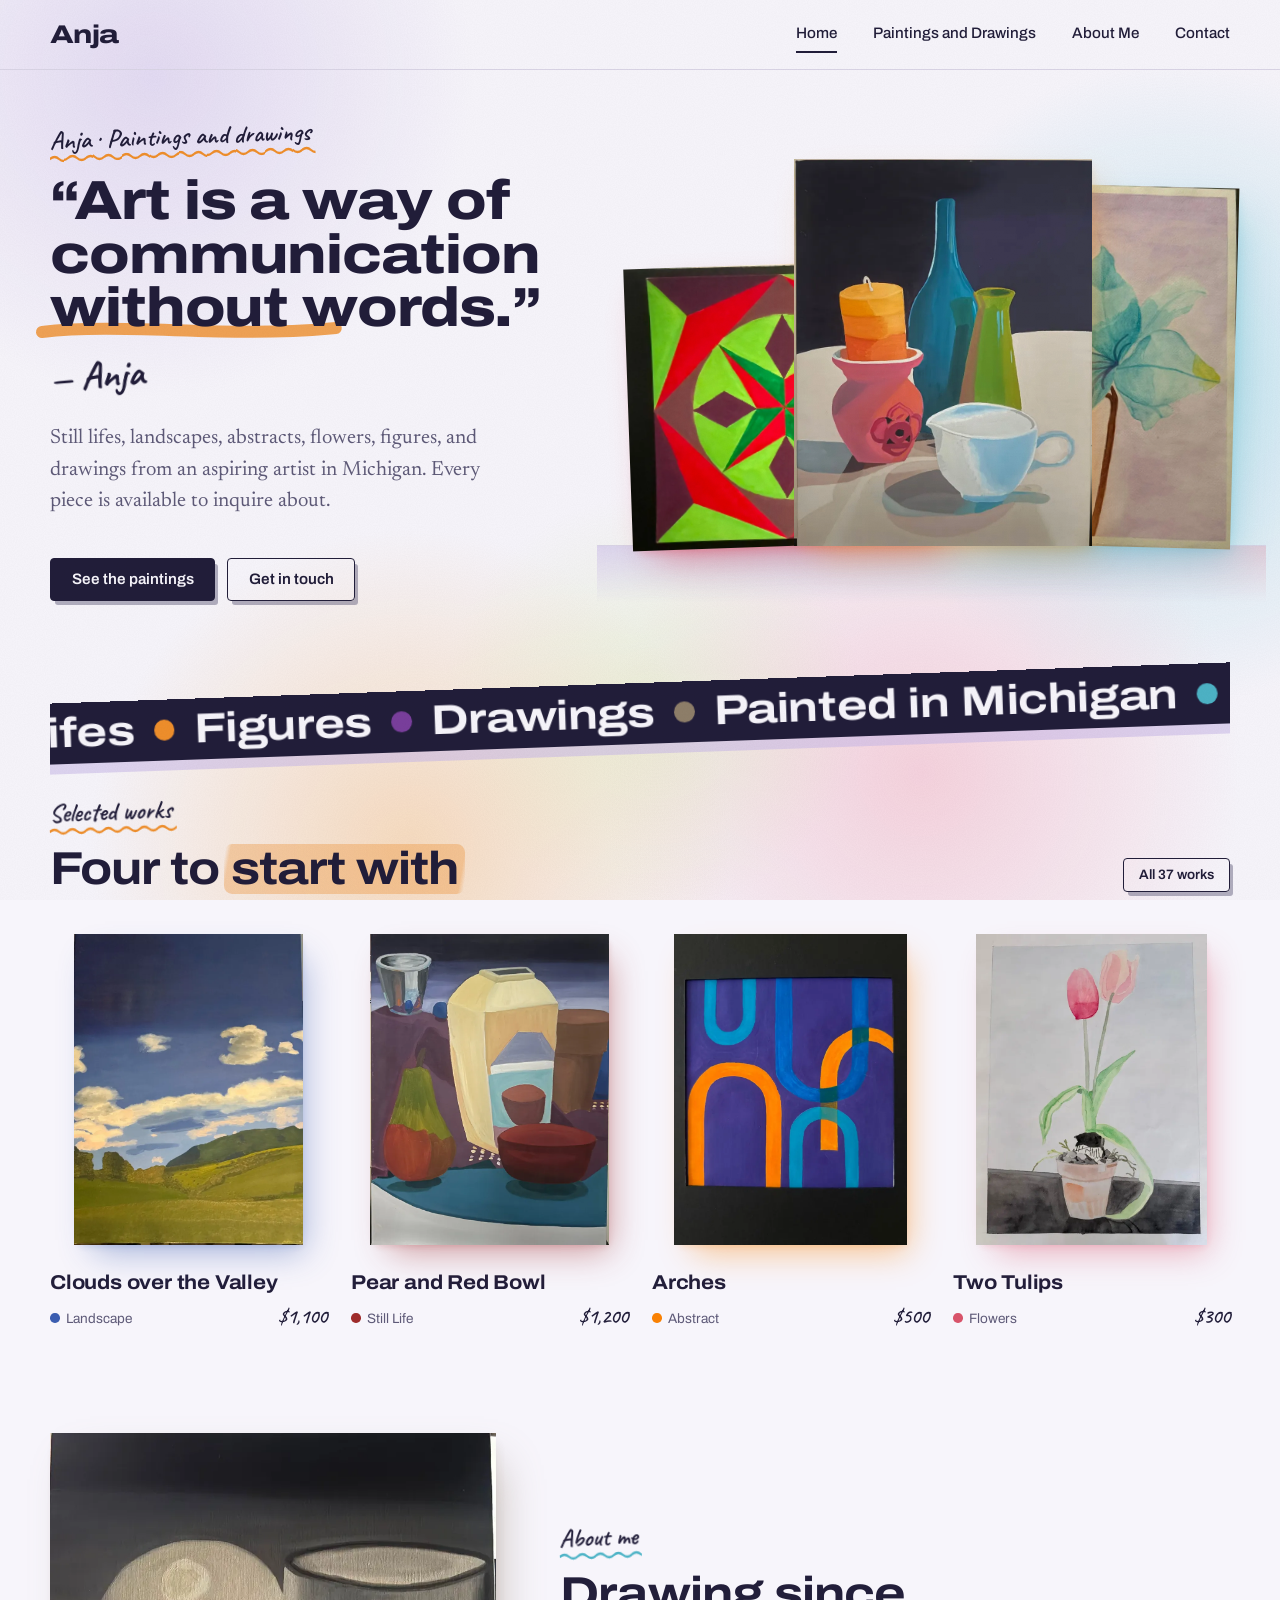
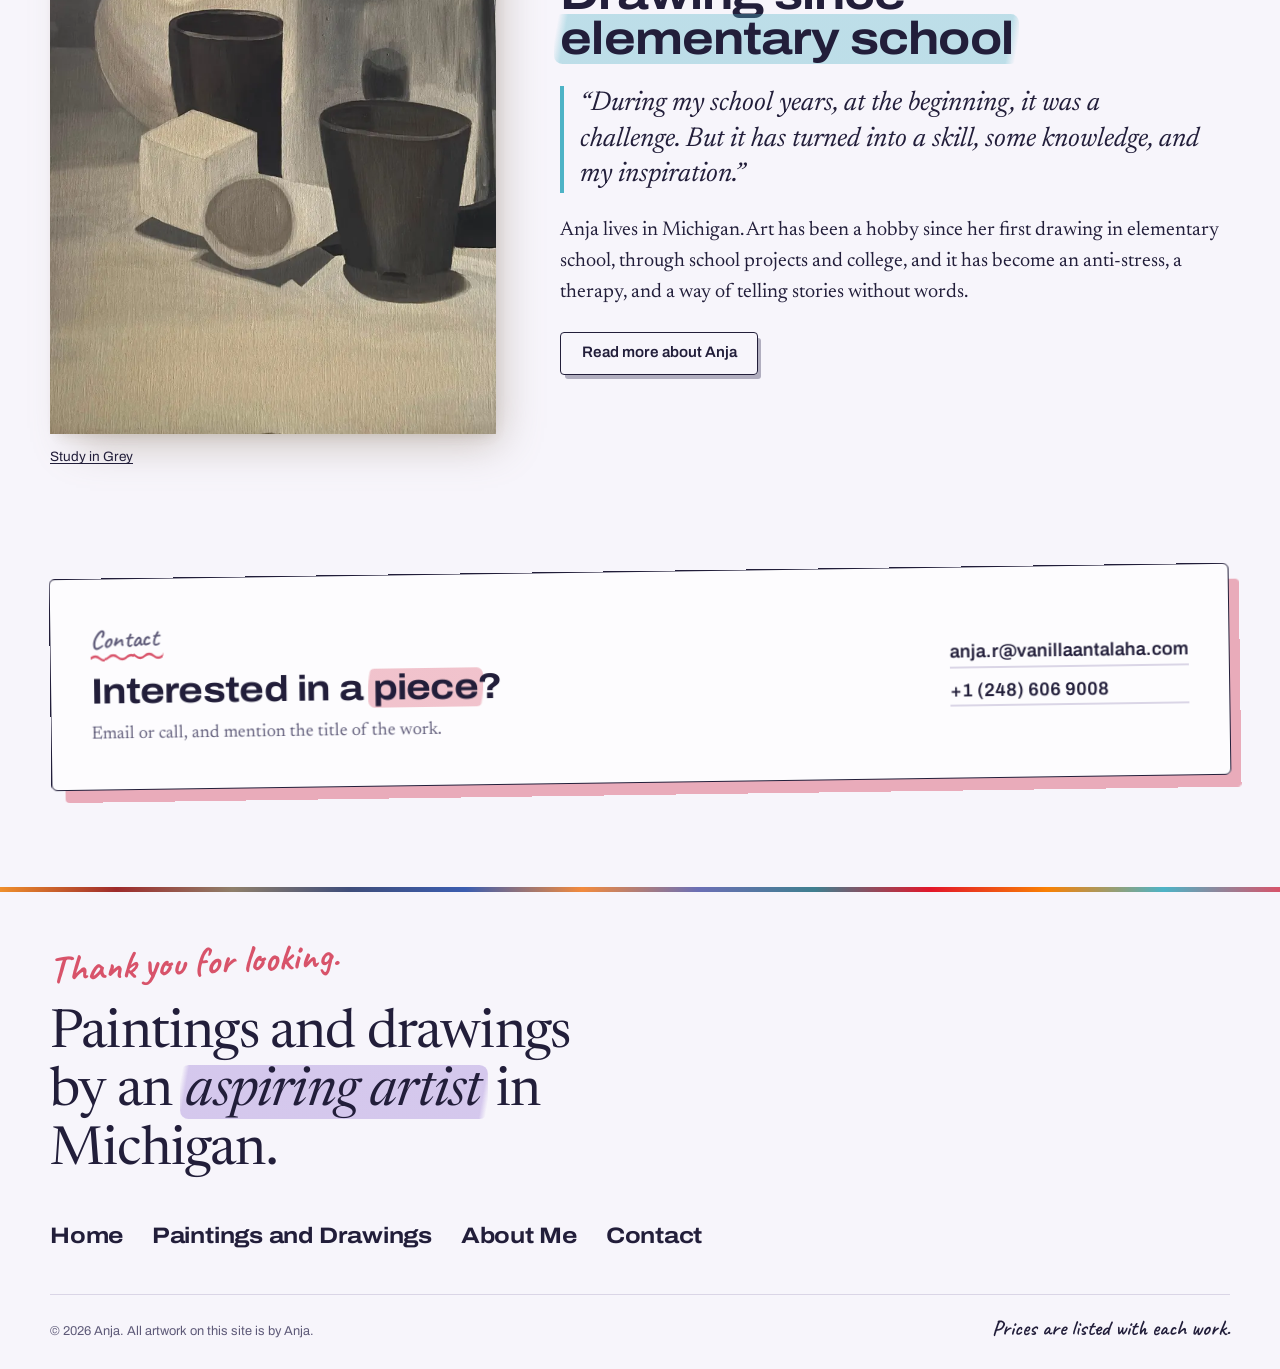
<file: index.html>
<!DOCTYPE html>
<html lang="en">
<head>
  <meta charset="utf-8">
  <meta name="viewport" content="width=device-width, initial-scale=1">
  <title>Anja | Paintings and Drawings</title>
  <meta name="description" content="Still lifes, landscapes, abstracts, flowers, figures, and drawings by Anja, an aspiring artist in Michigan. Browse the paintings and ask about a piece.">
  <meta property="og:type" content="website">
  <meta property="og:title" content="Anja | Paintings and Drawings">
  <meta property="og:description" content="Still lifes, landscapes, abstracts, flowers, figures, and drawings by Anja, an aspiring artist in Michigan.">
  <meta property="og:image" content="images/og.jpg">
  <meta name="twitter:card" content="summary_large_image">
  <link rel="icon" href="favicon.svg" type="image/svg+xml">
  <link rel="preconnect" href="https://fonts.googleapis.com">
  <link rel="preconnect" href="https://fonts.gstatic.com" crossorigin>
  <link href="https://fonts.googleapis.com/css2?family=Archivo:ital,wdth,wght@0,100..125,400..800&amp;family=Newsreader:ital,opsz,wght@0,6..72,300..600;1,6..72,300..600&amp;family=Caveat:wght@500..700&amp;display=swap" rel="stylesheet">
  <link rel="stylesheet" href="css/styles.css">
  <script>document.documentElement.classList.add('js')</script>
  <script src="js/main.js" defer></script>
</head>
<body>
  <a class="skip-link" href="#main">Skip to content</a>

  <div class="washes" aria-hidden="true">
    <span class="wash wash--1"></span>
    <span class="wash wash--2"></span>
    <span class="wash wash--3"></span>
    <span class="wash wash--4"></span>
    <span class="wash wash--5"></span>
  </div>

  <header class="site-header">
    <div class="wrap">
      <a class="wordmark" href="index.html">Anja</a>
      <button class="nav-toggle" type="button" aria-expanded="false" aria-controls="site-nav">
        <span class="nav-toggle-bars" aria-hidden="true"></span>
        <span class="nav-toggle-label">Menu</span>
      </button>
      <nav class="site-nav" id="site-nav" aria-label="Main">
        <ul role="list">
          <li><a href="index.html" aria-current="page">Home</a></li>
          <li><a href="paintings.html">Paintings and Drawings</a></li>
          <li><a href="about.html">About Me</a></li>
          <li><a href="contact.html">Contact</a></li>
        </ul>
      </nav>
    </div>
  </header>

  <main id="main">
    <div class="wrap">

      <section class="hero" aria-labelledby="hero-title">
        <div class="hero-text">
          <p class="eyebrow">Anja · Paintings and drawings</p>
          <h1 id="hero-title">“Art is a way of communication <span class="stroke">without words.”<svg class="stroke-svg" viewBox="0 0 300 24" preserveAspectRatio="none" aria-hidden="true"><path pathLength="100" d="M4 15 C 50 4, 110 22, 170 11 S 262 5, 296 15"/></svg></span></h1>
          <p class="hero-attrib">— Anja</p>
          <p class="hero-sub lede">Still lifes, landscapes, abstracts, flowers, figures, and drawings from an aspiring artist in Michigan. Every piece is available to inquire about.</p>
          <div class="hero-actions">
            <a class="btn" href="paintings.html">See the paintings</a>
            <a class="btn btn--ghost" href="contact.html">Get in touch</a>
          </div>
        </div>

        <div class="shelf" role="group" aria-label="Three of Anja's paintings standing on a table">
          <a class="shelf-item" href="paintings.html#quilt-star" style="--x:0%;--w:52%;--z:1;--rot:-2deg;--delay:0ms;--accent:#e3162a">
            <img src="images/artworks/quilt-star-thumb.webp" width="1000" height="909" alt="Quilt Star: an eight-pointed star in rings of lime, scarlet, and plum" fetchpriority="high">
          </a>
          <a class="shelf-item" href="paintings.html#evening-table" style="--x:27%;--w:50%;--z:3;--rot:0deg;--delay:90ms;--accent:#ef8f2c">
            <img src="images/artworks/evening-table-thumb.webp" width="772" height="1000" alt="Evening Table: a candle in a pink pot beside a tall blue bottle, a green vase, and a white creamer" fetchpriority="high">
          </a>
          <a class="shelf-item" href="paintings.html#blue-lily" style="--x:56%;--w:44%;--z:2;--rot:1.5deg;--delay:180ms;--accent:#4db3c6">
            <img src="images/artworks/blue-lily-thumb.webp" width="728" height="1000" alt="Blue Lily: a turquoise lily in translucent watercolor on a pale lavender ground" fetchpriority="high">
          </a>
        </div>
      </section>

      <div class="ribbon-wrap" aria-hidden="true">
        <div class="ribbon">
          <div class="ribbon-track">
            <span>Still lifes <i style="--dot:#ef8f2c"></i></span><span>Figures <i style="--dot:#7a3f9d"></i></span><span>Drawings <i style="--dot:#8f7f6a"></i></span><span>Painted in Michigan <i style="--dot:#4db3c6"></i></span><span>Available to buy <i style="--dot:#f98104"></i></span>
            <span>Still lifes <i style="--dot:#ef8f2c"></i></span><span>Figures <i style="--dot:#7a3f9d"></i></span><span>Drawings <i style="--dot:#8f7f6a"></i></span><span>Painted in Michigan <i style="--dot:#4db3c6"></i></span><span>Available to buy <i style="--dot:#f98104"></i></span>
            <span>Still lifes <i style="--dot:#ef8f2c"></i></span><span>Figures <i style="--dot:#7a3f9d"></i></span><span>Drawings <i style="--dot:#8f7f6a"></i></span><span>Painted in Michigan <i style="--dot:#4db3c6"></i></span><span>Available to buy <i style="--dot:#f98104"></i></span>
            <span>Still lifes <i style="--dot:#ef8f2c"></i></span><span>Figures <i style="--dot:#7a3f9d"></i></span><span>Drawings <i style="--dot:#8f7f6a"></i></span><span>Painted in Michigan <i style="--dot:#4db3c6"></i></span><span>Available to buy <i style="--dot:#f98104"></i></span>
          </div>
        </div>
      </div>

      <section class="section" aria-labelledby="selected-title">
        <div class="section-head reveal">
          <div>
            <p class="eyebrow">Selected works</p>
            <h2 id="selected-title">Four to <span class="mark" style="--accent:#ef8f2c">start with</span></h2>
          </div>
          <a class="btn btn--ghost btn--small" href="paintings.html">All 37 works</a>
        </div>

        <div class="works works--featured">
          <article class="work reveal" style="--accent:#3b5db0">
            <a class="work-link" href="paintings.html#clouds-over-the-valley">
              <div class="work-frame">
                <img src="images/artworks/clouds-over-the-valley-thumb.webp" srcset="images/artworks/clouds-over-the-valley-thumb.webp 736w, images/artworks/clouds-over-the-valley.jpg 1178w" sizes="(min-width: 900px) 280px, 45vw" width="736" height="1000" alt="Clouds over the Valley: thick white clouds in a deep blue sky above green hills" loading="lazy" decoding="async">
              </div>
              <h3 class="work-title">Clouds over the Valley</h3>
            </a>
            <p class="work-meta"><span><i class="work-swatch" aria-hidden="true"></i>Landscape</span><span class="work-price">$1,100</span></p>
          </article>

          <article class="work reveal" style="--accent:#9e2b2b">
            <a class="work-link" href="paintings.html#pear-and-red-bowl">
              <div class="work-frame">
                <img src="images/artworks/pear-and-red-bowl-thumb.webp" srcset="images/artworks/pear-and-red-bowl-thumb.webp 769w, images/artworks/pear-and-red-bowl.jpg 1230w" sizes="(min-width: 900px) 280px, 45vw" width="769" height="1000" alt="Pear and Red Bowl: a green and red pear, a tall cream vessel, a terracotta pot, and a deep red bowl on a purple cloth" loading="lazy" decoding="async">
              </div>
              <h3 class="work-title">Pear and Red Bowl</h3>
            </a>
            <p class="work-meta"><span><i class="work-swatch" aria-hidden="true"></i>Still Life</span><span class="work-price">$1,200</span></p>
          </article>

          <article class="work reveal" style="--accent:#f98104">
            <a class="work-link" href="paintings.html#arches">
              <div class="work-frame">
                <img src="images/artworks/arches-thumb.webp" srcset="images/artworks/arches-thumb.webp 750w, images/artworks/arches.jpg 1200w" sizes="(min-width: 900px) 280px, 45vw" width="750" height="1000" alt="Arches: orange and blue arches looping over a violet ground" loading="lazy" decoding="async">
              </div>
              <h3 class="work-title">Arches</h3>
            </a>
            <p class="work-meta"><span><i class="work-swatch" aria-hidden="true"></i>Abstract</span><span class="work-price">$500</span></p>
          </article>

          <article class="work reveal" style="--accent:#d8536a">
            <a class="work-link" href="paintings.html#two-tulips">
              <div class="work-frame">
                <img src="images/artworks/two-tulips-thumb.webp" srcset="images/artworks/two-tulips-thumb.webp 744w, images/artworks/two-tulips.jpg 1191w" sizes="(min-width: 900px) 280px, 45vw" width="744" height="1000" alt="Two Tulips: a crimson and a blush-pink tulip in a terracotta pot on a dark table" loading="lazy" decoding="async">
              </div>
              <h3 class="work-title">Two Tulips</h3>
            </a>
            <p class="work-meta"><span><i class="work-swatch" aria-hidden="true"></i>Flowers</span><span class="work-price">$300</span></p>
          </article>
        </div>
      </section>

      <section class="section teaser" aria-labelledby="about-title">
        <figure class="art-figure reveal" style="--accent:#8f7f6a">
          <img src="images/artworks/study-in-grey-thumb.webp" srcset="images/artworks/study-in-grey-thumb.webp 742w, images/artworks/study-in-grey.jpg 1187w" sizes="(min-width: 900px) 400px, 90vw" width="742" height="1000" alt="Study in Grey: a sphere, a cube, a glass jar, and two dark cups painted in warm greys" loading="lazy" decoding="async">
          <figcaption><a href="paintings.html#study-in-grey">Study in Grey</a></figcaption>
        </figure>
        <div>
          <p class="eyebrow">About me</p>
          <h2 id="about-title">Drawing since <span class="mark" style="--accent:#4db3c6">elementary school</span></h2>
          <div class="prose">
            <p>“During my school years, at the beginning, it was a challenge. But it has turned into a skill, some knowledge, and my inspiration.”</p>
            <p>Anja lives in Michigan. Art has been a hobby since her first drawing in elementary school, through school projects and college, and it has become an anti-stress, a therapy, and a way of telling stories without words.</p>
          </div>
          <a class="btn btn--ghost" href="about.html">Read more about Anja</a>
        </div>
      </section>

      <section class="section band" aria-labelledby="contact-title">
        <div>
          <p class="eyebrow">Contact</p>
          <h2 id="contact-title">Interested in a <span class="mark" style="--accent:#d8536a">piece</span>?</h2>
          <p>Email or call, and mention the title of the work.</p>
        </div>
        <div class="band-contact">
          <a href="mailto:anja.r@vanillaantalaha.com">anja.r@vanillaantalaha.com</a>
          <a href="tel:+12486069008">+1 (248) 606 9008</a>
        </div>
      </section>

    </div>
  </main>

  <footer class="site-footer">
    <div class="wrap">
      <p class="footer-hand">Thank you for looking.</p>
      <p class="footer-statement reveal">Paintings and drawings by an <em>aspiring artist</em> in Michigan.</p>
      <nav class="footer-nav" aria-label="Footer">
        <ul role="list">
          <li><a href="index.html" style="--accent:#ef8f2c">Home</a></li>
          <li><a href="paintings.html" style="--accent:#4db3c6">Paintings and Drawings</a></li>
          <li><a href="about.html" style="--accent:#d8536a">About Me</a></li>
          <li><a href="contact.html" style="--accent:#9bbe3b">Contact</a></li>
        </ul>
      </nav>
      <div class="footer-bottom">
        <span>© 2026 Anja. All artwork on this site is by Anja.</span>
        <span class="footer-prices">Prices are listed with each work.</span>
      </div>
    </div>
  </footer>
</body>
</html>
</file>
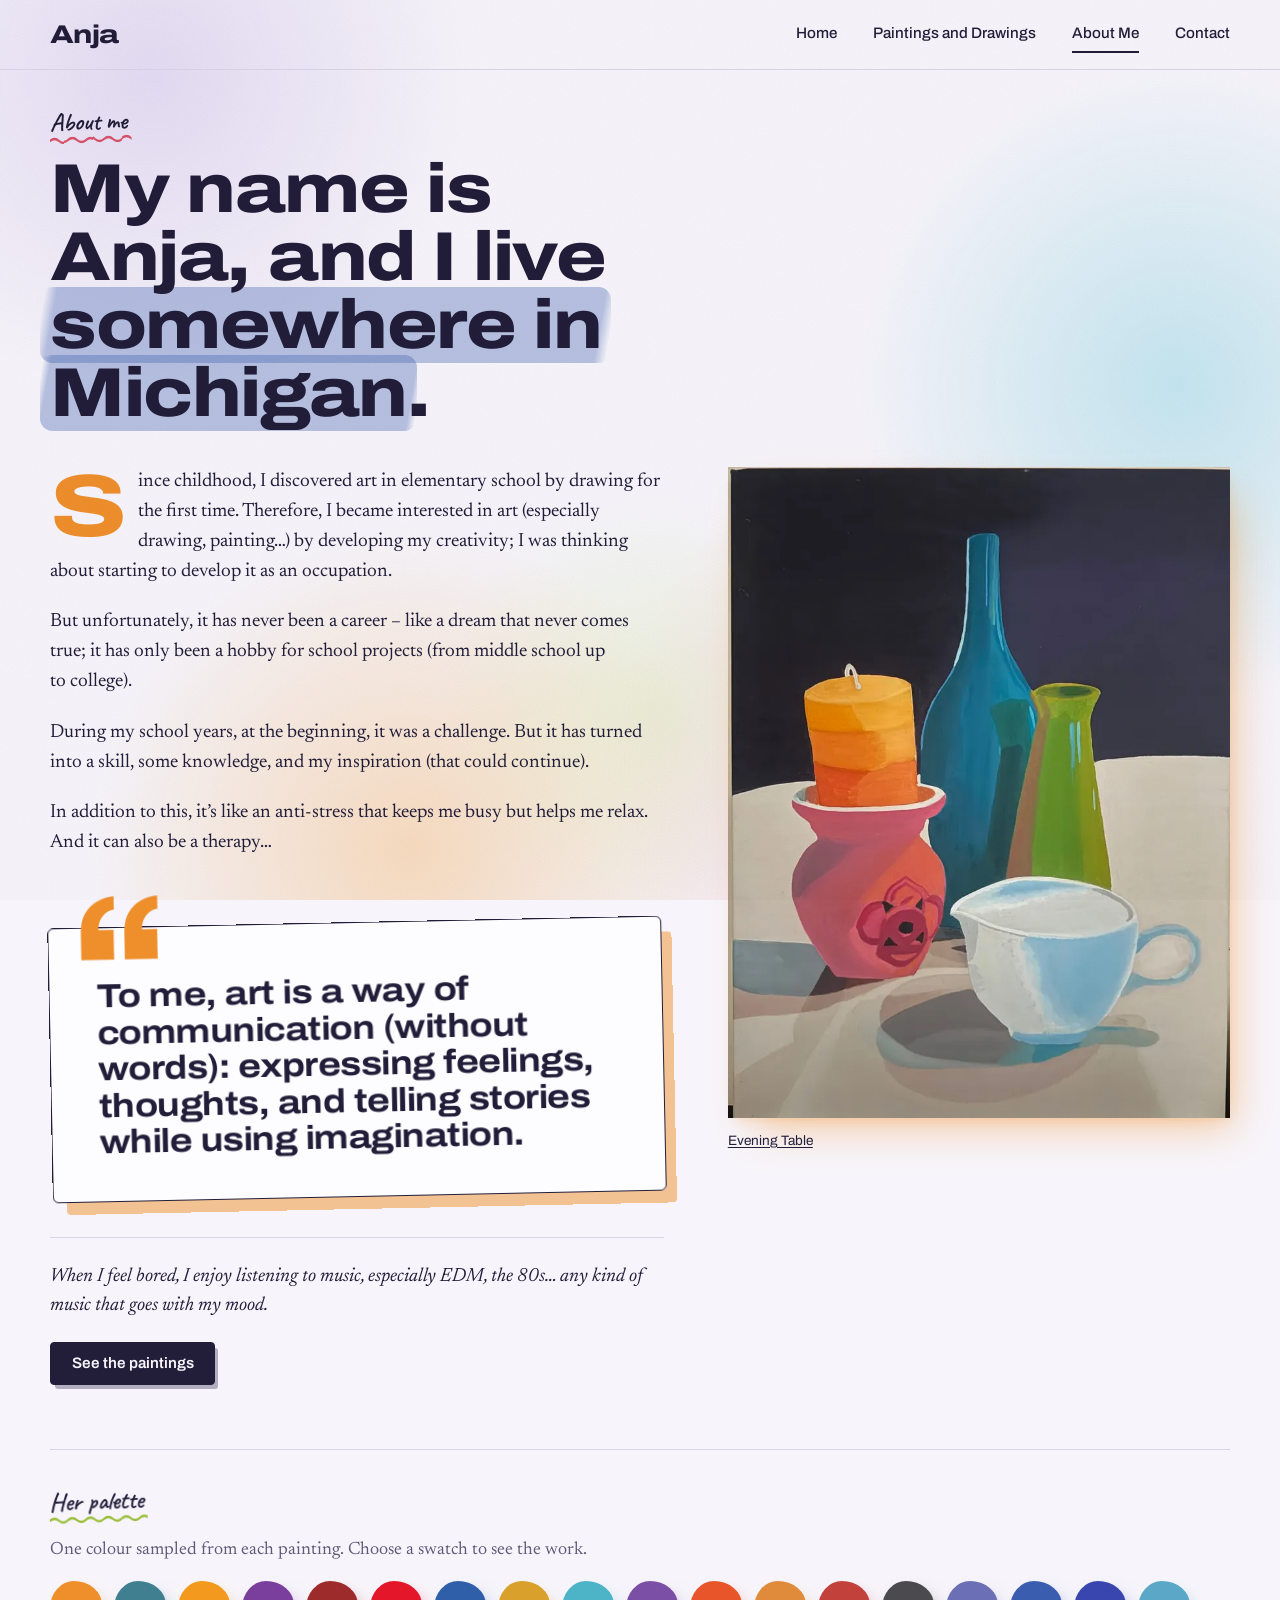
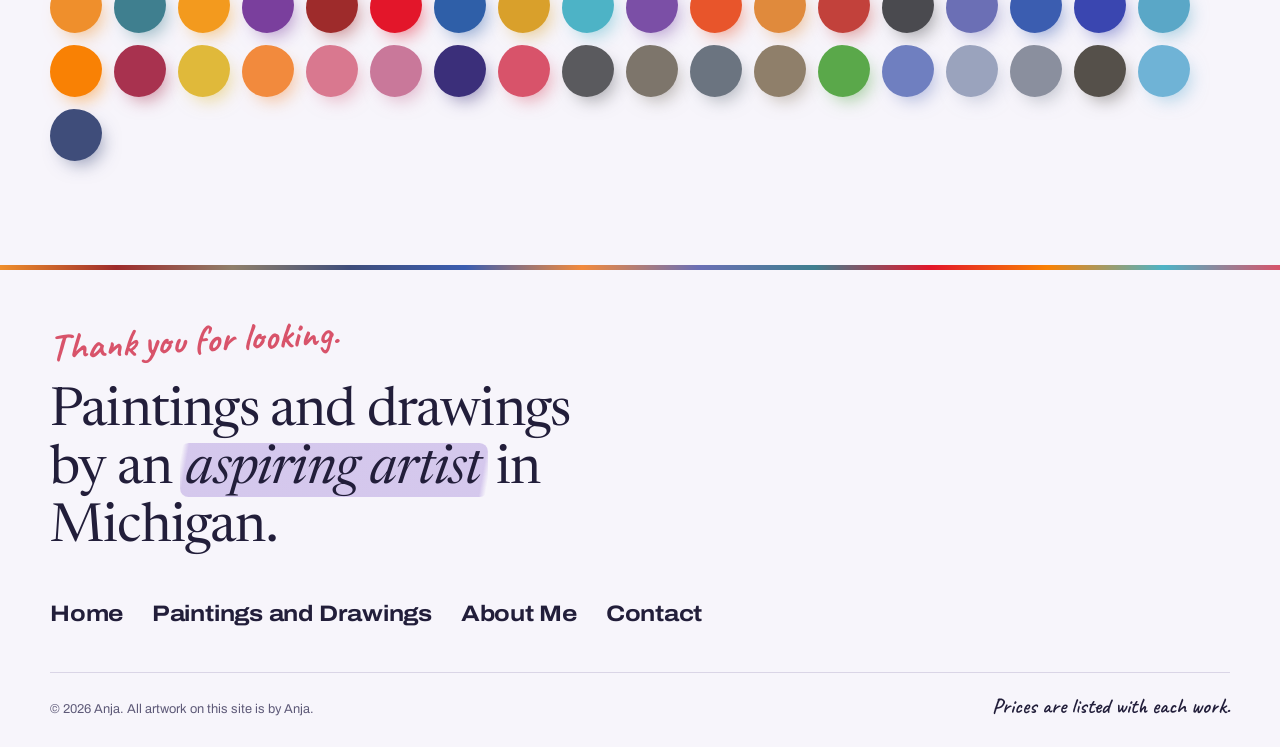
<file: about.html>
<!DOCTYPE html>
<html lang="en">
<head>
  <meta charset="utf-8">
  <meta name="viewport" content="width=device-width, initial-scale=1">
  <title>About Me | Anja</title>
  <meta name="description" content="Anja lives in Michigan. Art has been a hobby since her first drawing in elementary school, and a way of communicating without words.">
  <meta property="og:type" content="website">
  <meta property="og:title" content="About Me | Anja">
  <meta property="og:description" content="Anja lives in Michigan. Art has been a hobby since her first drawing in elementary school, and a way of communicating without words.">
  <meta property="og:image" content="images/og.jpg">
  <meta name="twitter:card" content="summary_large_image">
  <link rel="icon" href="favicon.svg" type="image/svg+xml">
  <link rel="preconnect" href="https://fonts.googleapis.com">
  <link rel="preconnect" href="https://fonts.gstatic.com" crossorigin>
  <link href="https://fonts.googleapis.com/css2?family=Archivo:ital,wdth,wght@0,100..125,400..800&amp;family=Newsreader:ital,opsz,wght@0,6..72,300..600;1,6..72,300..600&amp;family=Caveat:wght@500..700&amp;display=swap" rel="stylesheet">
  <link rel="stylesheet" href="css/styles.css">
  <script>document.documentElement.classList.add('js')</script>
  <script src="js/main.js" defer></script>
</head>
<body>
  <a class="skip-link" href="#main">Skip to content</a>

  <div class="washes" aria-hidden="true">
    <span class="wash wash--1"></span>
    <span class="wash wash--2"></span>
    <span class="wash wash--3"></span>
    <span class="wash wash--4"></span>
    <span class="wash wash--5"></span>
  </div>

  <header class="site-header">
    <div class="wrap">
      <a class="wordmark" href="index.html">Anja</a>
      <button class="nav-toggle" type="button" aria-expanded="false" aria-controls="site-nav">
        <span class="nav-toggle-bars" aria-hidden="true"></span>
        <span class="nav-toggle-label">Menu</span>
      </button>
      <nav class="site-nav" id="site-nav" aria-label="Main">
        <ul role="list">
          <li><a href="index.html">Home</a></li>
          <li><a href="paintings.html">Paintings and Drawings</a></li>
          <li><a href="about.html" aria-current="page">About Me</a></li>
          <li><a href="contact.html">Contact</a></li>
        </ul>
      </nav>
    </div>
  </header>

  <main id="main">
    <div class="wrap">

      <div class="page-head">
        <p class="eyebrow">About me</p>
        <h1>My name is Anja, and I live <span class="mark" style="--accent:#3b5db0">somewhere in Michigan</span>.</h1>
      </div>

      <div class="about">
        <div class="prose">
          <p>Since childhood, I discovered art in elementary school by drawing for the first time. Therefore, I became interested in art (especially drawing, painting…) by developing my creativity; I was thinking about starting to develop it as an occupation.</p>
          <p>But unfortunately, it has never been a career – like a dream that never comes true; it has only been a hobby for school projects (from middle school up to college).</p>
          <p>During my school years, at the beginning, it was a challenge. But it has turned into a skill, some knowledge, and my inspiration (that could continue).</p>
          <p>In addition to this, it’s like an anti-stress that keeps me busy but helps me relax. And it can also be a therapy…</p>
          <blockquote class="pullquote" style="--accent:#ef8f2c">To me, art is a way of communication (without words): expressing feelings, thoughts, and telling stories while using imagination.</blockquote>
          <p class="about-music">When I feel bored, I enjoy listening to music, especially EDM, the 80s… any kind of music that goes with my mood.</p>
          <p><a class="btn" href="paintings.html">See the paintings</a></p>
        </div>

        <aside class="about-aside">
          <figure class="art-figure" style="--accent:#ef8f2c">
            <img src="images/artworks/evening-table-thumb.webp" srcset="images/artworks/evening-table-thumb.webp 772w, images/artworks/evening-table.jpg 1236w" sizes="(min-width: 900px) 480px, 90vw" width="772" height="1000" alt="Evening Table: a candle in a pink pot beside a tall blue bottle, a green vase, and a white creamer on a white table" fetchpriority="high">
            <figcaption><a href="paintings.html#evening-table">Evening Table</a></figcaption>
          </figure>
        </aside>
      </div>

      <section class="palette-section" aria-labelledby="palette-title">
        <p class="eyebrow" id="palette-title">Her palette</p>
        <p class="muted">One colour sampled from each painting. Choose a swatch to see the work.</p>
        <ul class="palette" role="list"><!-- palette:start -->
            <li><a href="paintings.html#evening-table" style="--accent:#ef8f2c" title="Evening Table"><span class="visually-hidden">Evening Table</span></a></li>
            <li><a href="paintings.html#current" style="--accent:#3f7f8f" title="Current"><span class="visually-hidden">Current</span></a></li>
            <li><a href="paintings.html#lilac-street" style="--accent:#f39a1e" title="Lilac Street"><span class="visually-hidden">Lilac Street</span></a></li>
            <li><a href="paintings.html#blue-hair" style="--accent:#7a3f9d" title="Blue Hair"><span class="visually-hidden">Blue Hair</span></a></li>
            <li><a href="paintings.html#pear-and-red-bowl" style="--accent:#9e2b2b" title="Pear and Red Bowl"><span class="visually-hidden">Pear and Red Bowl</span></a></li>
            <li><a href="paintings.html#quilt-star" style="--accent:#e3162a" title="Quilt Star"><span class="visually-hidden">Quilt Star</span></a></li>
            <li><a href="paintings.html#moon-and-tear" style="--accent:#2f5fa8" title="Moon and Tear"><span class="visually-hidden">Moon and Tear</span></a></li>
            <li><a href="paintings.html#hookah" style="--accent:#d9a02b" title="Hookah"><span class="visually-hidden">Hookah</span></a></li>
            <li><a href="paintings.html#blue-lily" style="--accent:#4db3c6" title="Blue Lily"><span class="visually-hidden">Blue Lily</span></a></li>
            <li><a href="paintings.html#violet-skyline" style="--accent:#7b4fa6" title="Violet Skyline"><span class="visually-hidden">Violet Skyline</span></a></li>
            <li><a href="paintings.html#waves-of-color" style="--accent:#e8552b" title="Waves of Color"><span class="visually-hidden">Waves of Color</span></a></li>
            <li><a href="paintings.html#panda-and-friends" style="--accent:#e08a3c" title="Panda and Friends"><span class="visually-hidden">Panda and Friends</span></a></li>
            <li><a href="paintings.html#clown-on-a-swing" style="--accent:#c2413b" title="Clown on a Swing"><span class="visually-hidden">Clown on a Swing</span></a></li>
            <li><a href="paintings.html#pitcher-and-bottle" style="--accent:#4a4a4f" title="Pitcher and Bottle"><span class="visually-hidden">Pitcher and Bottle</span></a></li>
            <li><a href="paintings.html#blue-hills" style="--accent:#6b6fb5" title="Blue Hills"><span class="visually-hidden">Blue Hills</span></a></li>
            <li><a href="paintings.html#clouds-over-the-valley" style="--accent:#3b5db0" title="Clouds over the Valley"><span class="visually-hidden">Clouds over the Valley</span></a></li>
            <li><a href="paintings.html#nine-prints" style="--accent:#3a46b0" title="Nine Prints"><span class="visually-hidden">Nine Prints</span></a></li>
            <li><a href="paintings.html#eggs-on-a-cloth" style="--accent:#5aa7c7" title="Eggs on a Cloth"><span class="visually-hidden">Eggs on a Cloth</span></a></li>
            <li><a href="paintings.html#arches" style="--accent:#f98104" title="Arches"><span class="visually-hidden">Arches</span></a></li>
            <li><a href="paintings.html#overlapping-vessels" style="--accent:#a8324f" title="Overlapping Vessels"><span class="visually-hidden">Overlapping Vessels</span></a></li>
            <li><a href="paintings.html#banana-and-apple" style="--accent:#e0b93a" title="Banana and Apple"><span class="visually-hidden">Banana and Apple</span></a></li>
            <li><a href="paintings.html#skyline-at-dusk" style="--accent:#f28a3d" title="Skyline at Dusk"><span class="visually-hidden">Skyline at Dusk</span></a></li>
            <li><a href="paintings.html#mask-and-clown" style="--accent:#d9788f" title="Mask and Clown"><span class="visually-hidden">Mask and Clown</span></a></li>
            <li><a href="paintings.html#color-windows" style="--accent:#c9789a" title="Color Windows"><span class="visually-hidden">Color Windows</span></a></li>
            <li><a href="paintings.html#wine-bag-and-shoe" style="--accent:#3b2f7a" title="Wine, Bag, and Shoe"><span class="visually-hidden">Wine, Bag, and Shoe</span></a></li>
            <li><a href="paintings.html#two-tulips" style="--accent:#d8536a" title="Two Tulips"><span class="visually-hidden">Two Tulips</span></a></li>
            <li><a href="paintings.html#dark-vessel" style="--accent:#5a5a5e" title="Dark Vessel"><span class="visually-hidden">Dark Vessel</span></a></li>
            <li><a href="paintings.html#coffee-pot" style="--accent:#7d756b" title="Coffee Pot"><span class="visually-hidden">Coffee Pot</span></a></li>
            <li><a href="paintings.html#pattern-in-grey" style="--accent:#6b7480" title="Pattern in Grey"><span class="visually-hidden">Pattern in Grey</span></a></li>
            <li><a href="paintings.html#study-in-grey" style="--accent:#8f7f6a" title="Study in Grey"><span class="visually-hidden">Study in Grey</span></a></li>
            <li><a href="paintings.html#melon-and-orange" style="--accent:#5aa84a" title="Melon and Orange"><span class="visually-hidden">Melon and Orange</span></a></li>
            <li><a href="paintings.html#blue-jug-and-striped-pot" style="--accent:#6f7fc0" title="Blue Jug and Striped Pot"><span class="visually-hidden">Blue Jug and Striped Pot</span></a></li>
            <li><a href="paintings.html#pale-eggs" style="--accent:#9aa3bd" title="Pale Eggs"><span class="visually-hidden">Pale Eggs</span></a></li>
            <li><a href="paintings.html#white-drapery" style="--accent:#8a8f9e" title="White Drapery"><span class="visually-hidden">White Drapery</span></a></li>
            <li><a href="paintings.html#empty-room" style="--accent:#55504a" title="Empty Room"><span class="visually-hidden">Empty Room</span></a></li>
            <li><a href="paintings.html#blue-folds" style="--accent:#6fb3d6" title="Blue Folds"><span class="visually-hidden">Blue Folds</span></a></li>
            <li><a href="paintings.html#blue-sphere" style="--accent:#3f4d7a" title="Blue Sphere"><span class="visually-hidden">Blue Sphere</span></a></li>
          <!-- palette:end --></ul>
      </section>

    </div>
  </main>

  <footer class="site-footer">
    <div class="wrap">
      <p class="footer-hand">Thank you for looking.</p>
      <p class="footer-statement reveal">Paintings and drawings by an <em>aspiring artist</em> in Michigan.</p>
      <nav class="footer-nav" aria-label="Footer">
        <ul role="list">
          <li><a href="index.html" style="--accent:#ef8f2c">Home</a></li>
          <li><a href="paintings.html" style="--accent:#4db3c6">Paintings and Drawings</a></li>
          <li><a href="about.html" style="--accent:#d8536a">About Me</a></li>
          <li><a href="contact.html" style="--accent:#9bbe3b">Contact</a></li>
        </ul>
      </nav>
      <div class="footer-bottom">
        <span>© 2026 Anja. All artwork on this site is by Anja.</span>
        <span class="footer-prices">Prices are listed with each work.</span>
      </div>
    </div>
  </footer>
</body>
</html>
</file>
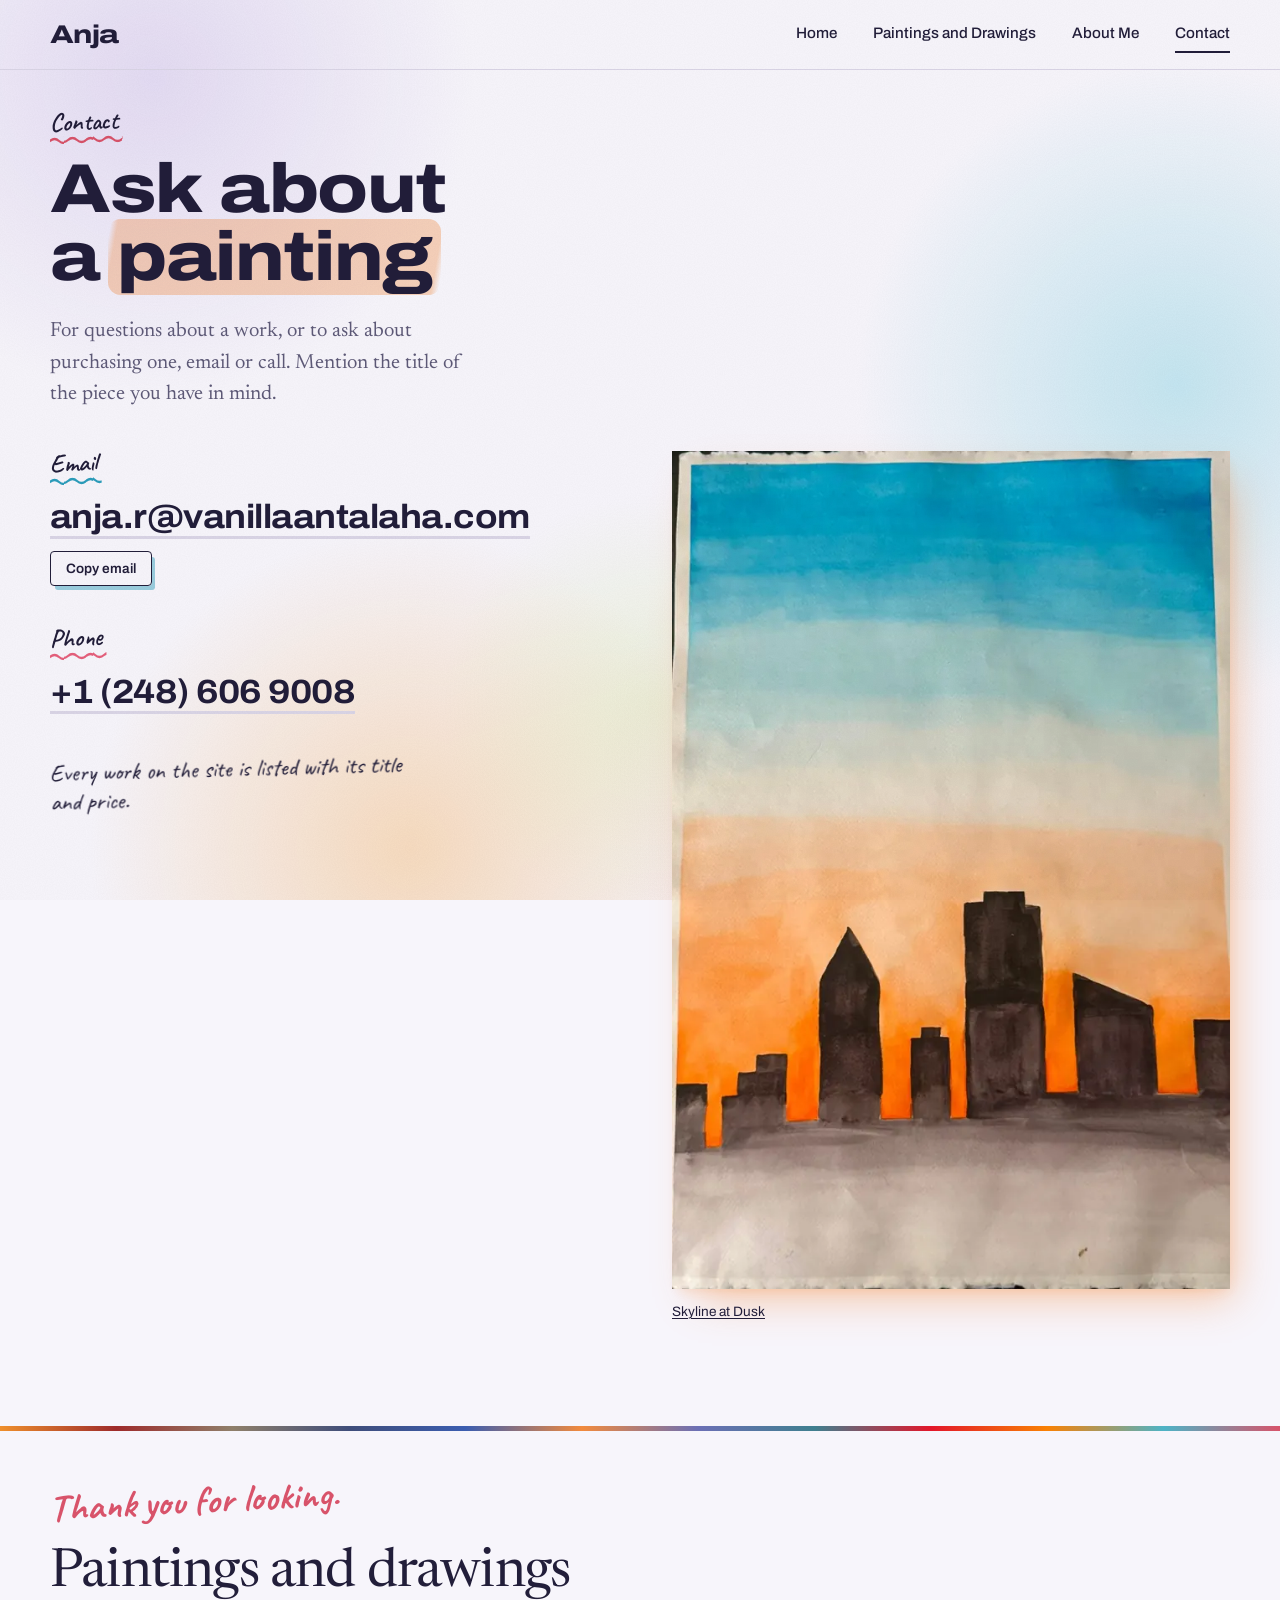
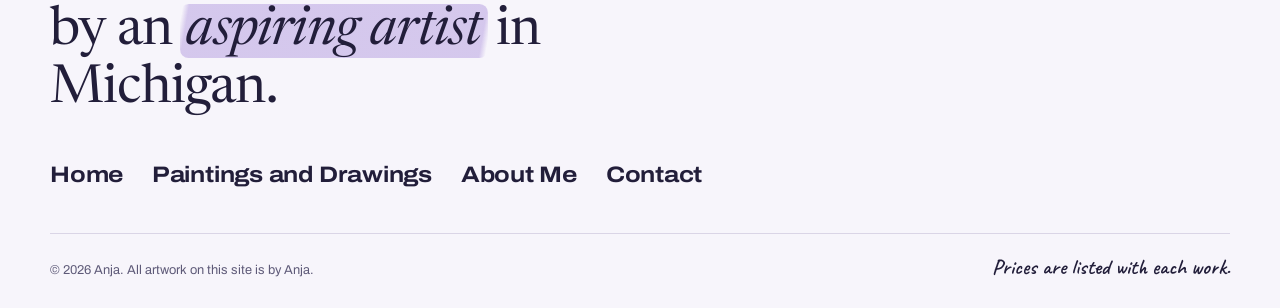
<file: contact.html>
<!DOCTYPE html>
<html lang="en">
<head>
  <meta charset="utf-8">
  <meta name="viewport" content="width=device-width, initial-scale=1">
  <title>Contact | Anja</title>
  <meta name="description" content="Ask Anja about a painting. Email anja.r@vanillaantalaha.com or call +1 (248) 606 9008.">
  <meta property="og:type" content="website">
  <meta property="og:title" content="Contact | Anja">
  <meta property="og:description" content="Ask Anja about a painting. Email anja.r@vanillaantalaha.com or call +1 (248) 606 9008.">
  <meta property="og:image" content="images/og.jpg">
  <meta name="twitter:card" content="summary_large_image">
  <link rel="icon" href="favicon.svg" type="image/svg+xml">
  <link rel="preconnect" href="https://fonts.googleapis.com">
  <link rel="preconnect" href="https://fonts.gstatic.com" crossorigin>
  <link href="https://fonts.googleapis.com/css2?family=Archivo:ital,wdth,wght@0,100..125,400..800&amp;family=Newsreader:ital,opsz,wght@0,6..72,300..600;1,6..72,300..600&amp;family=Caveat:wght@500..700&amp;display=swap" rel="stylesheet">
  <link rel="stylesheet" href="css/styles.css">
  <script>document.documentElement.classList.add('js')</script>
  <script src="js/main.js" defer></script>
</head>
<body>
  <a class="skip-link" href="#main">Skip to content</a>

  <div class="washes" aria-hidden="true">
    <span class="wash wash--1"></span>
    <span class="wash wash--2"></span>
    <span class="wash wash--3"></span>
    <span class="wash wash--4"></span>
    <span class="wash wash--5"></span>
  </div>

  <header class="site-header">
    <div class="wrap">
      <a class="wordmark" href="index.html">Anja</a>
      <button class="nav-toggle" type="button" aria-expanded="false" aria-controls="site-nav">
        <span class="nav-toggle-bars" aria-hidden="true"></span>
        <span class="nav-toggle-label">Menu</span>
      </button>
      <nav class="site-nav" id="site-nav" aria-label="Main">
        <ul role="list">
          <li><a href="index.html">Home</a></li>
          <li><a href="paintings.html">Paintings and Drawings</a></li>
          <li><a href="about.html">About Me</a></li>
          <li><a href="contact.html" aria-current="page">Contact</a></li>
        </ul>
      </nav>
    </div>
  </header>

  <main id="main">
    <div class="wrap">

      <div class="page-head">
        <p class="eyebrow">Contact</p>
        <h1>Ask about a <span class="mark" style="--accent:#f28a3d">painting</span></h1>
        <p class="lede">For questions about a work, or to ask about purchasing one, email or call. Mention the title of the piece you have in mind.</p>
      </div>

      <div class="contact">
        <div class="contact-list">
          <div class="contact-item" style="--accent:#2c9dbb">
            <p class="eyebrow">Email</p>
            <a class="contact-link" href="mailto:anja.r@vanillaantalaha.com">anja.r@vanillaantalaha.com</a>
            <div class="contact-actions">
              <button class="btn btn--ghost btn--small" type="button" data-copy="anja.r@vanillaantalaha.com" hidden>Copy email</button>
            </div>
          </div>
          <div class="contact-item" style="--accent:#e5607c">
            <p class="eyebrow">Phone</p>
            <a class="contact-link" href="tel:+12486069008">+1 (248) 606 9008</a>
          </div>
          <p class="contact-note">Every work on the site is listed with its title and price.</p>
        </div>

        <figure class="art-figure" style="--accent:#f28a3d">
          <img src="images/artworks/skyline-at-dusk-thumb.webp" srcset="images/artworks/skyline-at-dusk-thumb.webp 666w, images/artworks/skyline-at-dusk.jpg 1066w" sizes="(min-width: 900px) 480px, 90vw" width="666" height="1000" alt="Skyline at Dusk: a silhouetted city skyline against a sky fading from blue to orange" fetchpriority="high">
          <figcaption><a href="paintings.html#skyline-at-dusk">Skyline at Dusk</a></figcaption>
        </figure>
      </div>

    </div>
  </main>

  <footer class="site-footer">
    <div class="wrap">
      <p class="footer-hand">Thank you for looking.</p>
      <p class="footer-statement reveal">Paintings and drawings by an <em>aspiring artist</em> in Michigan.</p>
      <nav class="footer-nav" aria-label="Footer">
        <ul role="list">
          <li><a href="index.html" style="--accent:#ef8f2c">Home</a></li>
          <li><a href="paintings.html" style="--accent:#4db3c6">Paintings and Drawings</a></li>
          <li><a href="about.html" style="--accent:#d8536a">About Me</a></li>
          <li><a href="contact.html" style="--accent:#9bbe3b">Contact</a></li>
        </ul>
      </nav>
      <div class="footer-bottom">
        <span>© 2026 Anja. All artwork on this site is by Anja.</span>
        <span class="footer-prices">Prices are listed with each work.</span>
      </div>
    </div>
  </footer>
</body>
</html>
</file>
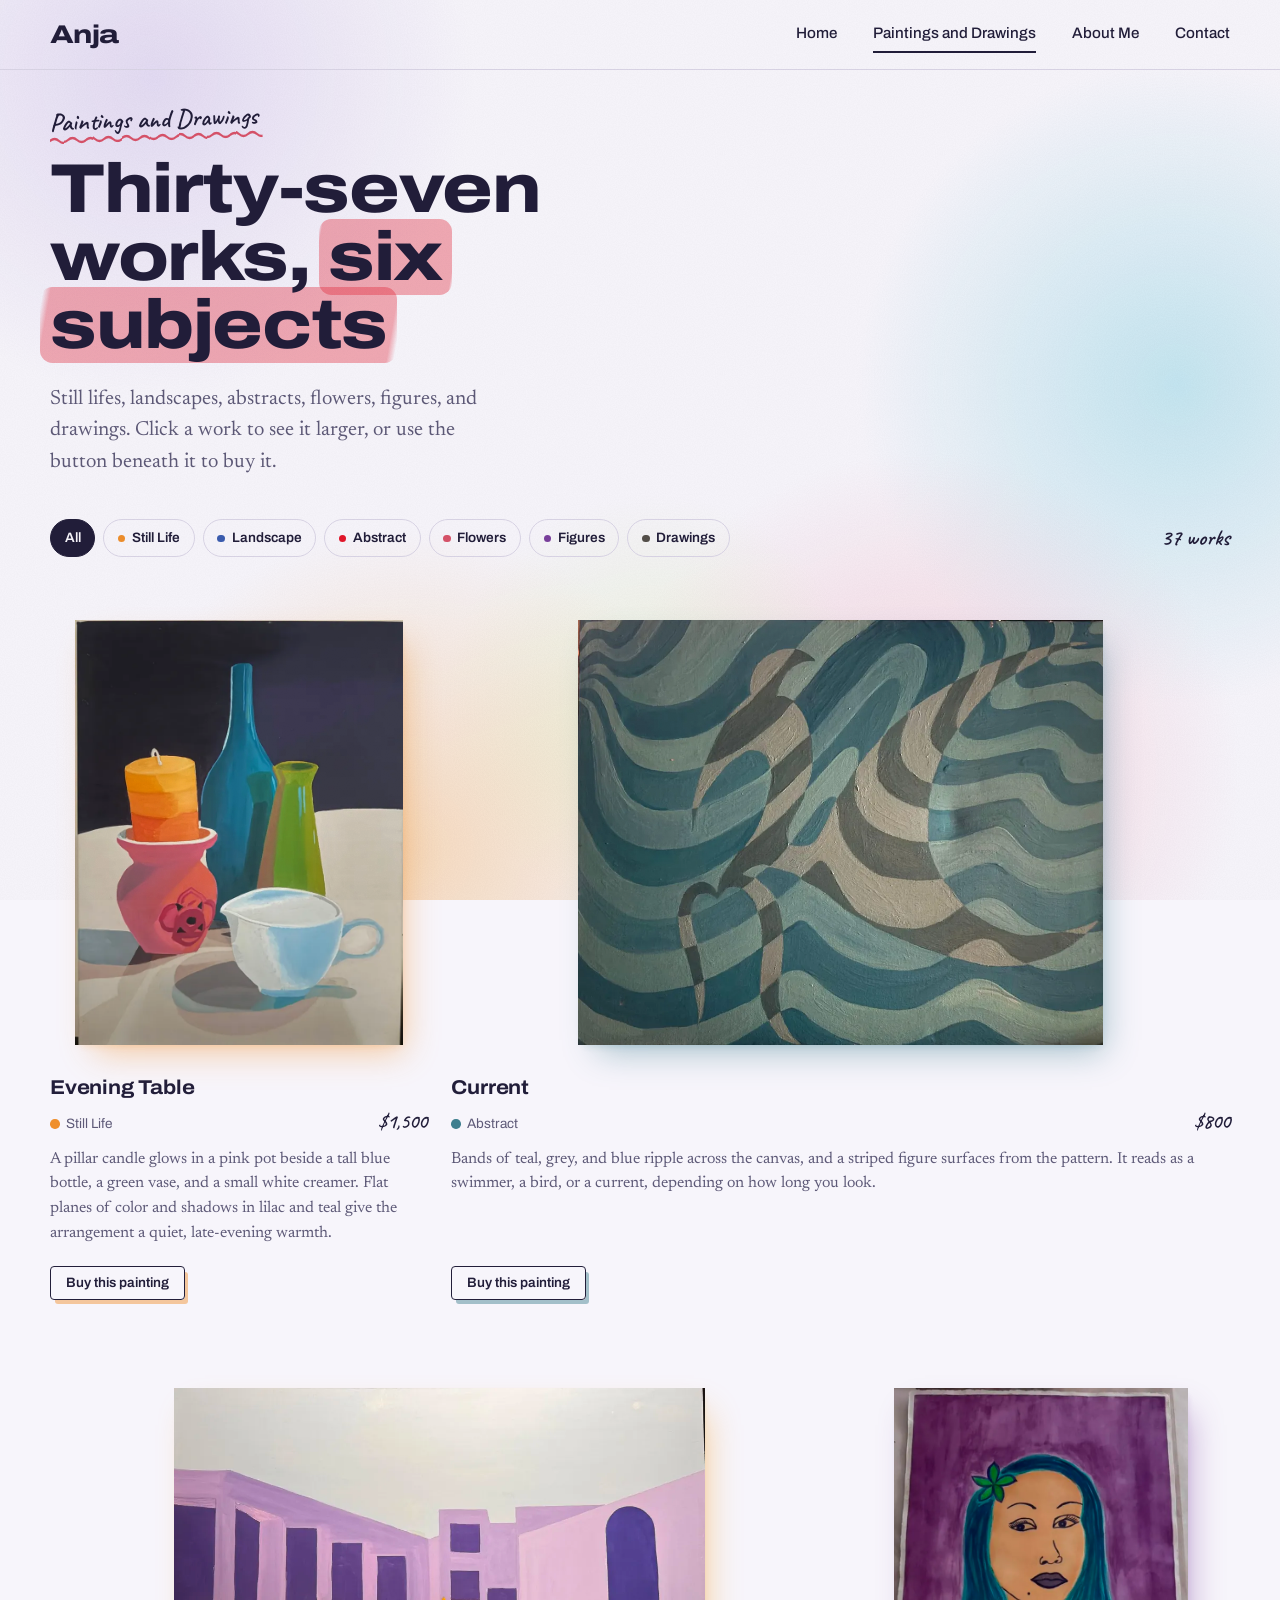
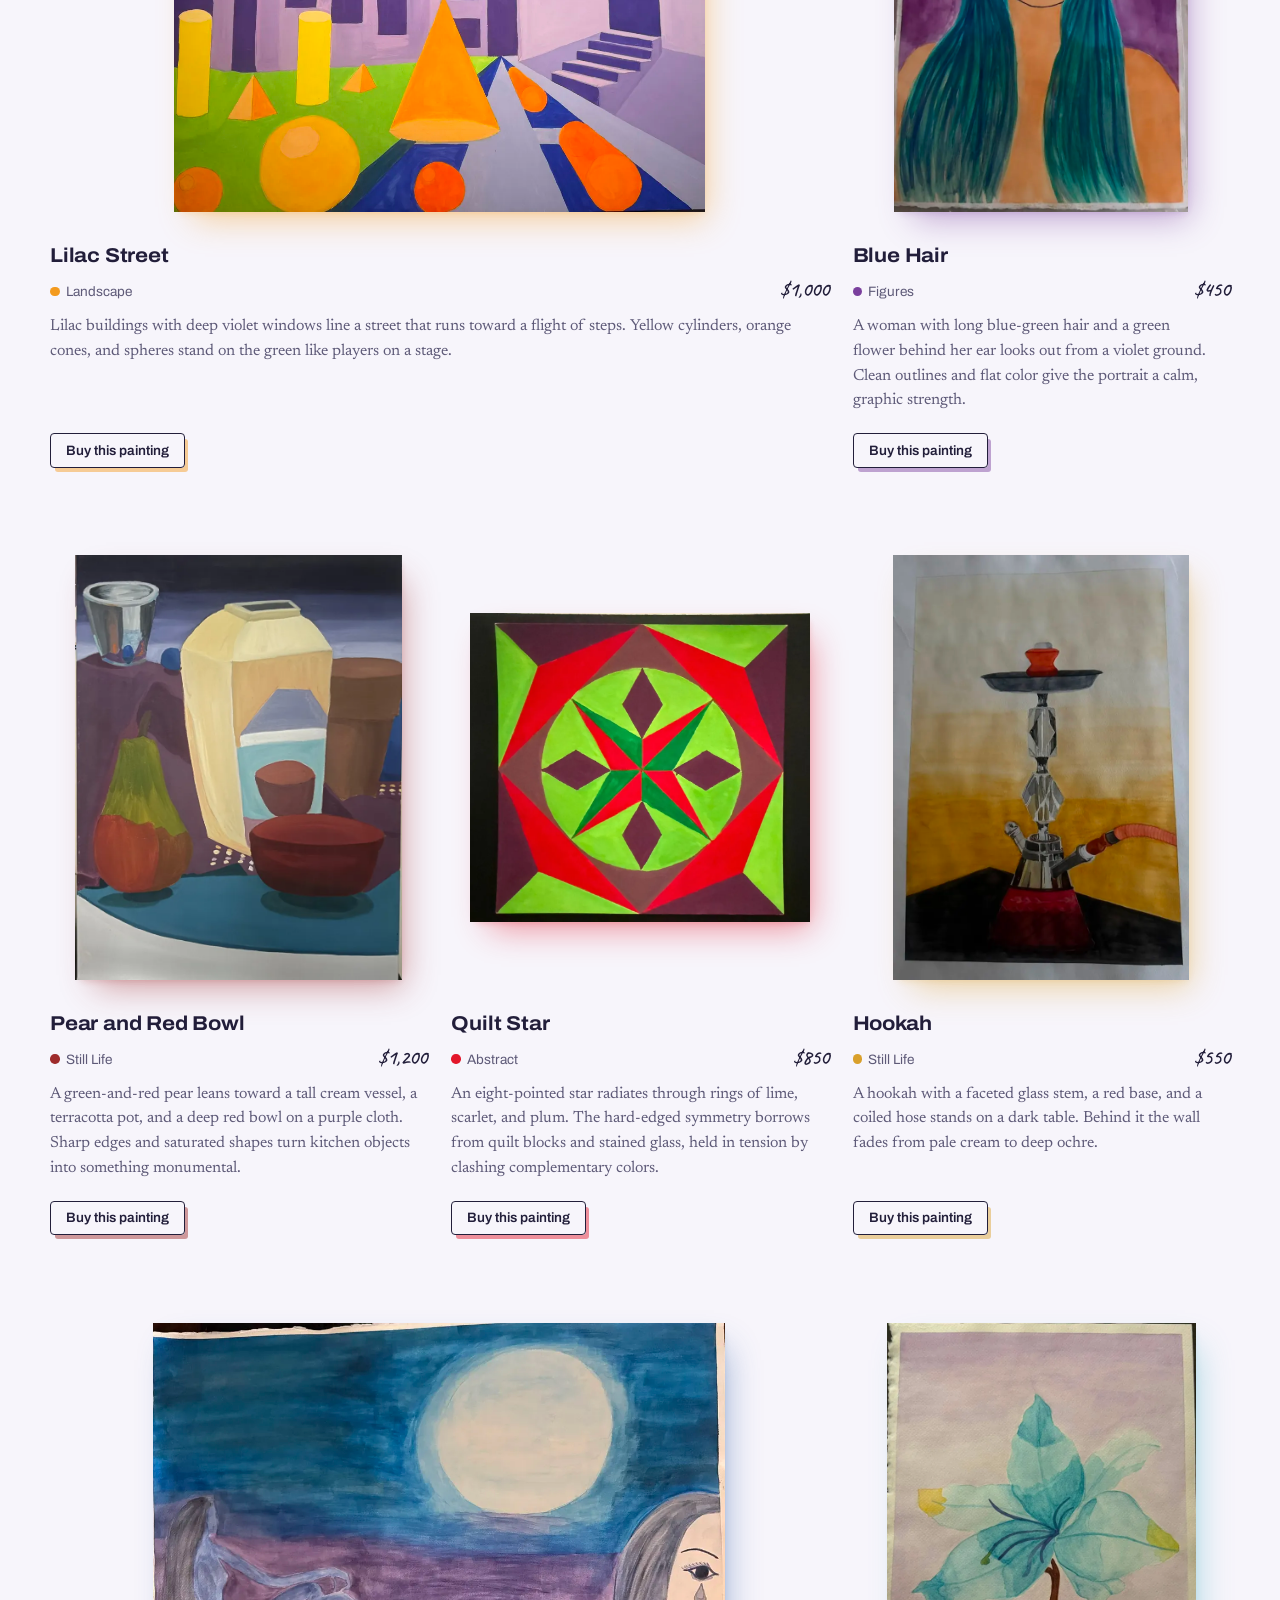
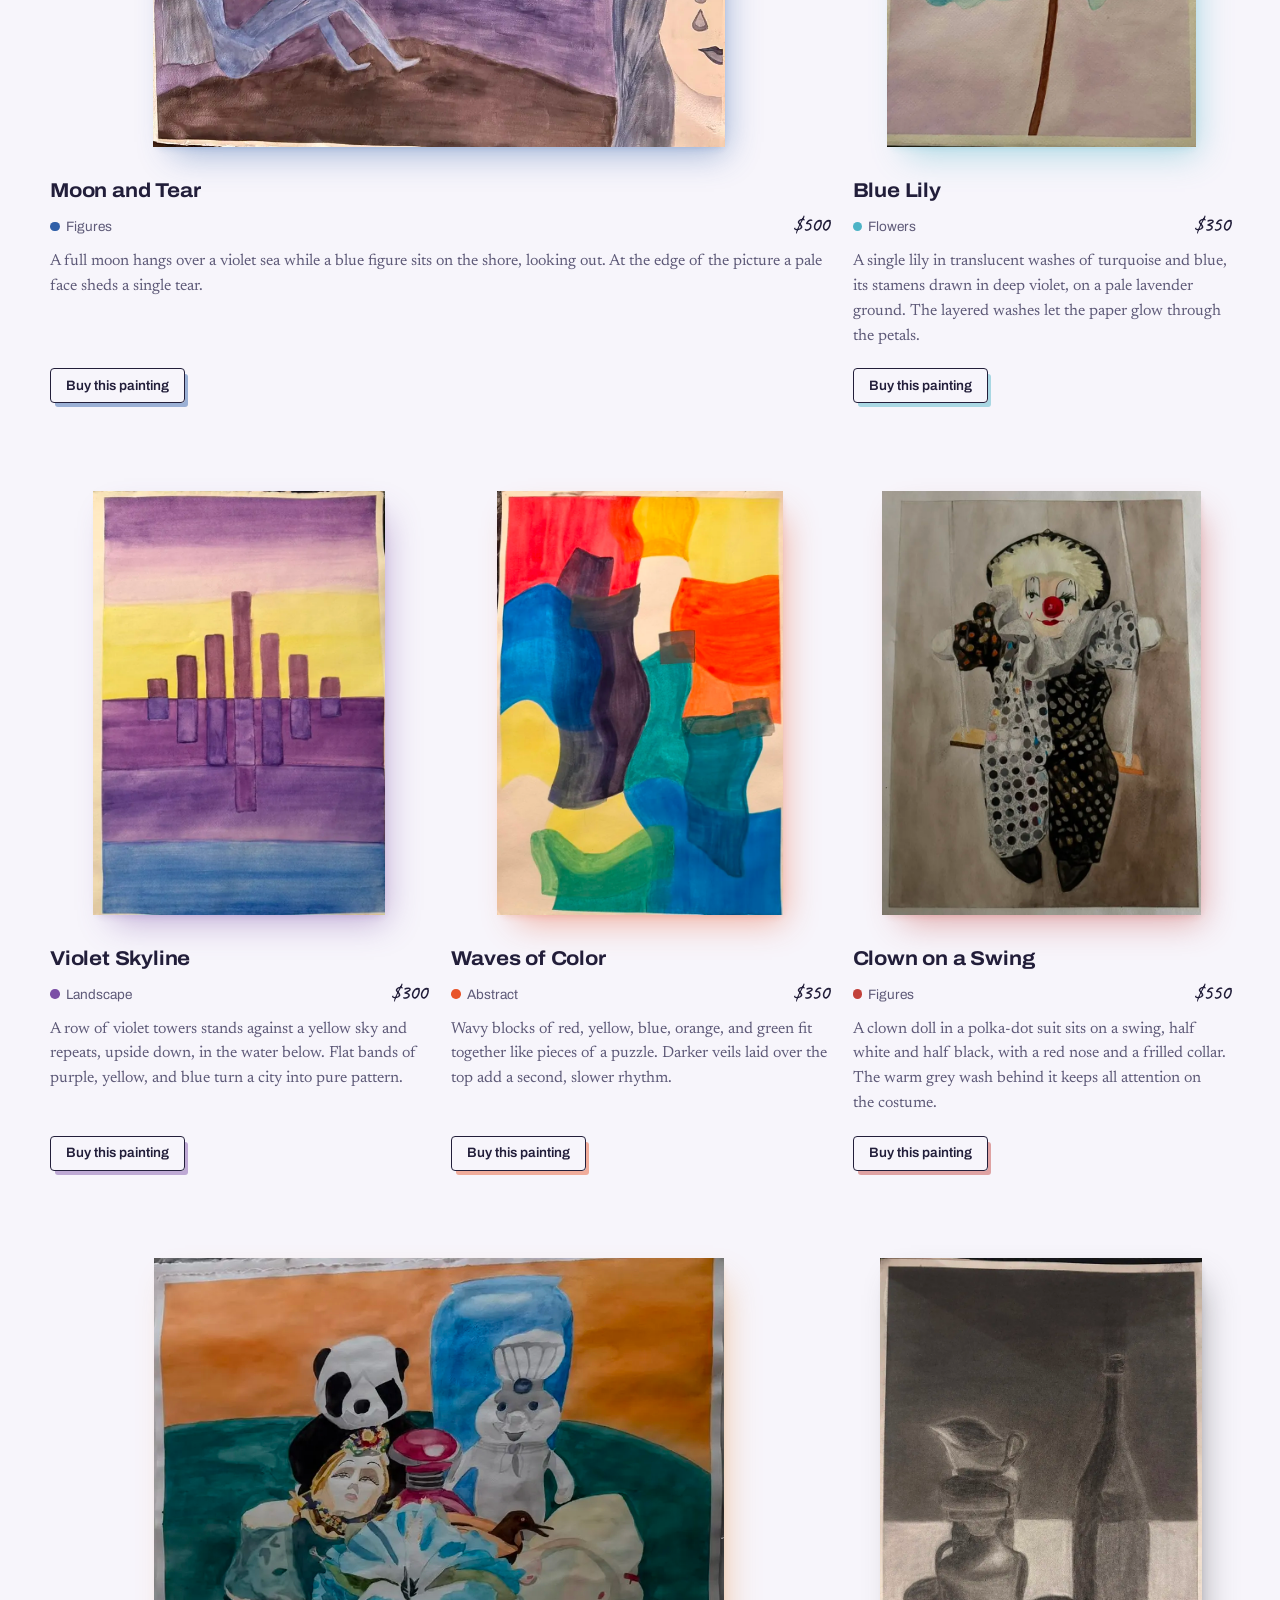
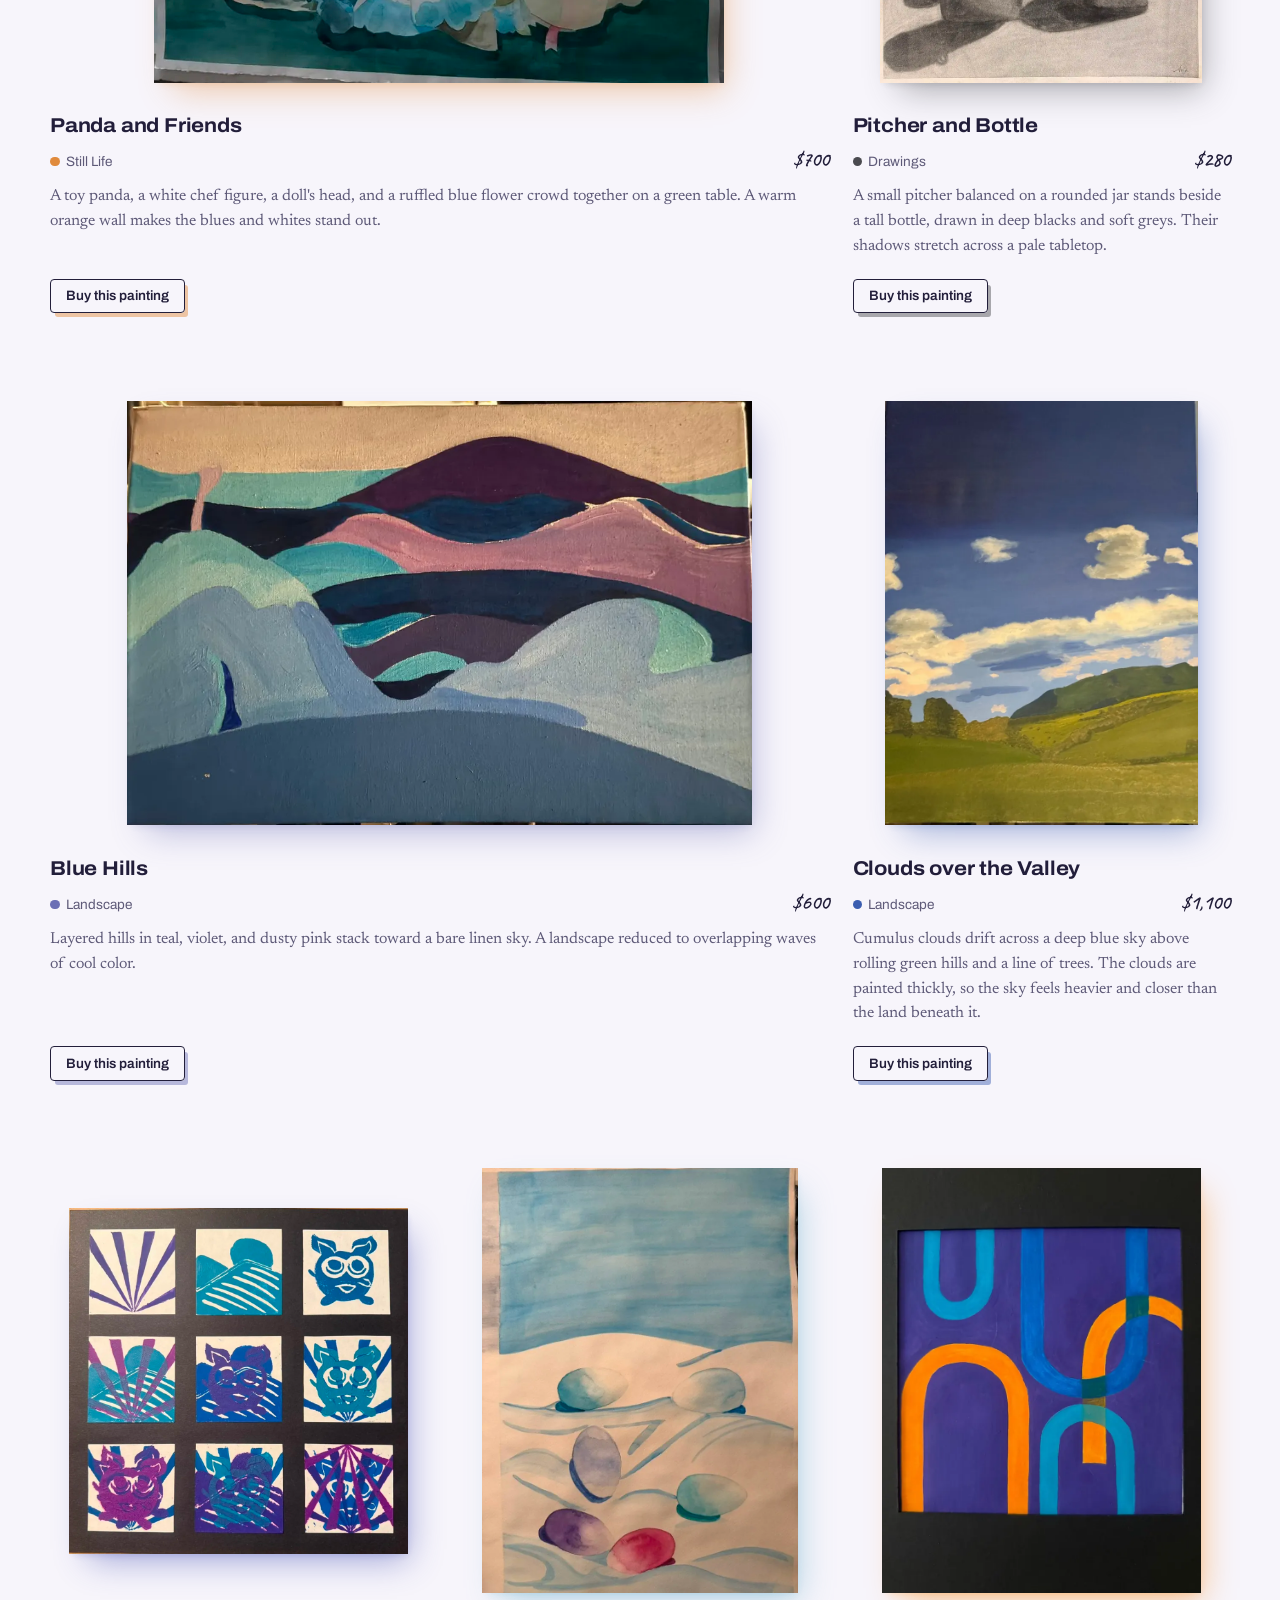
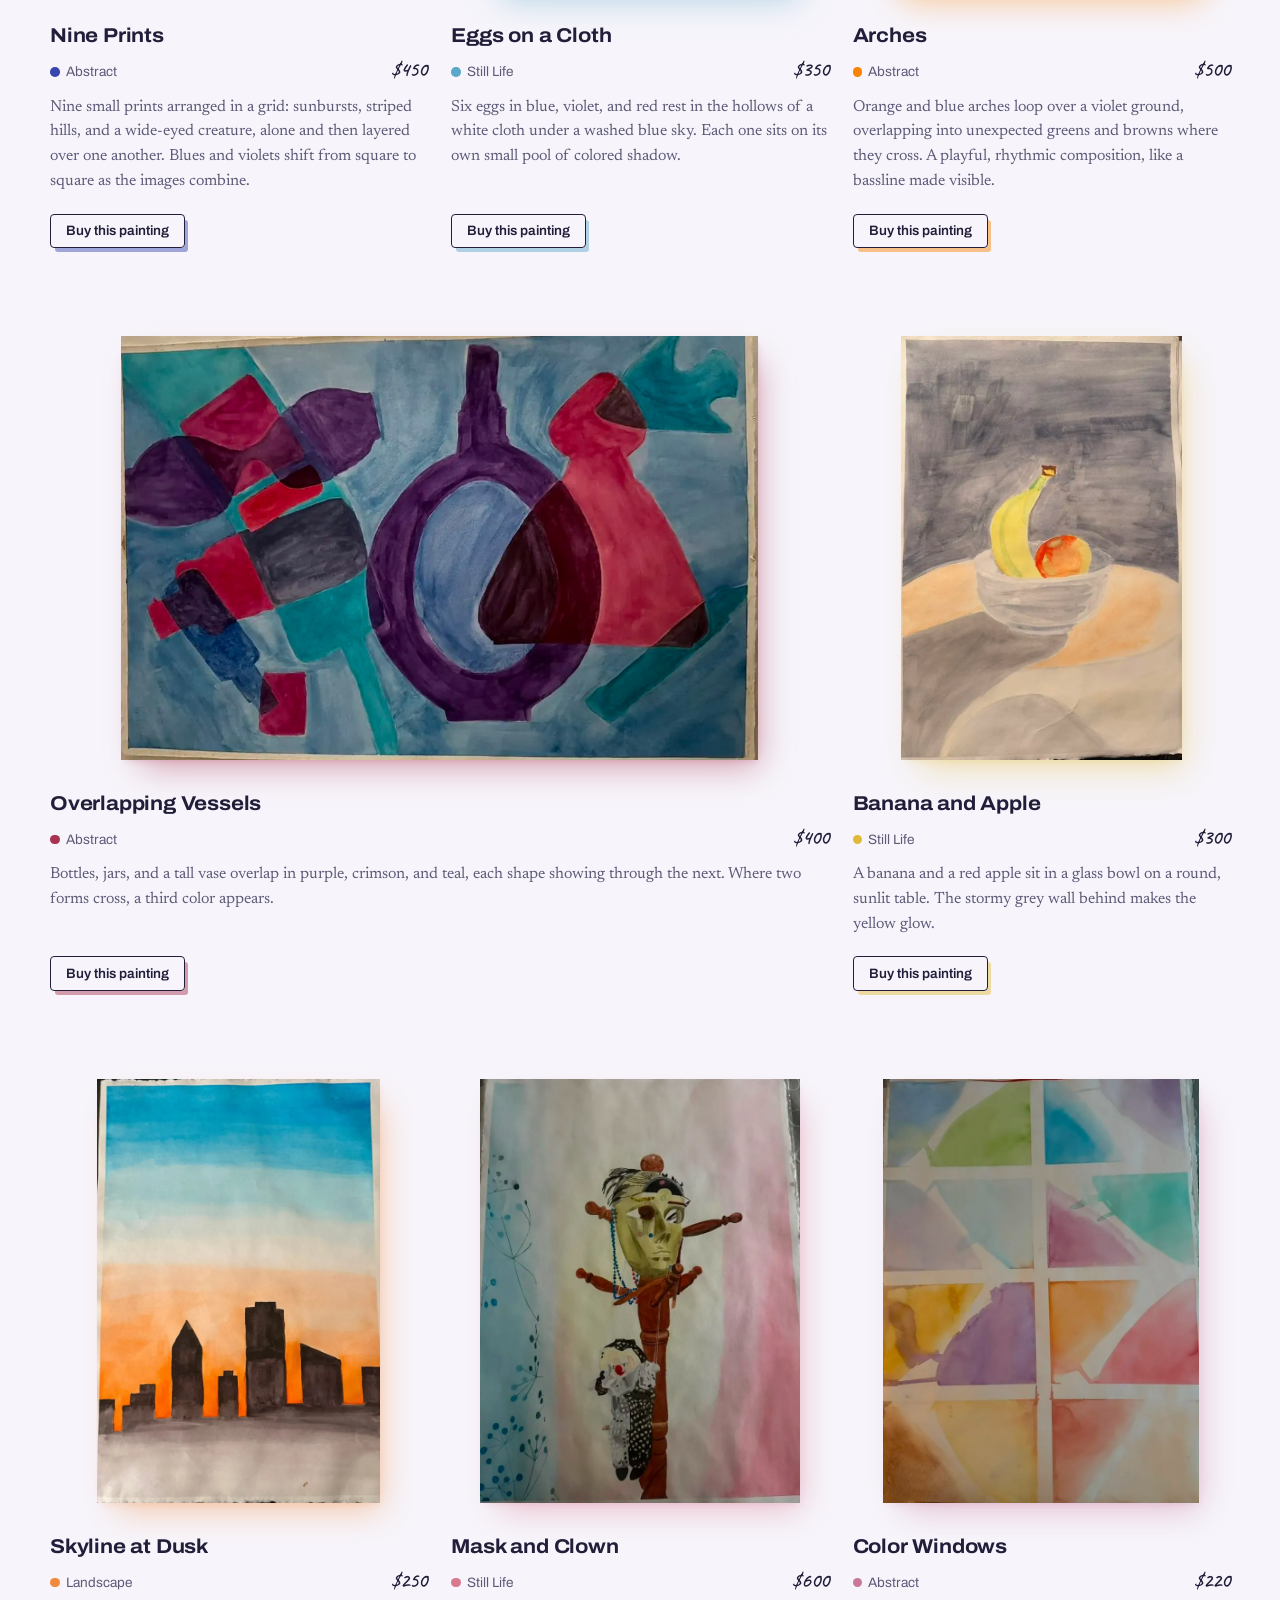
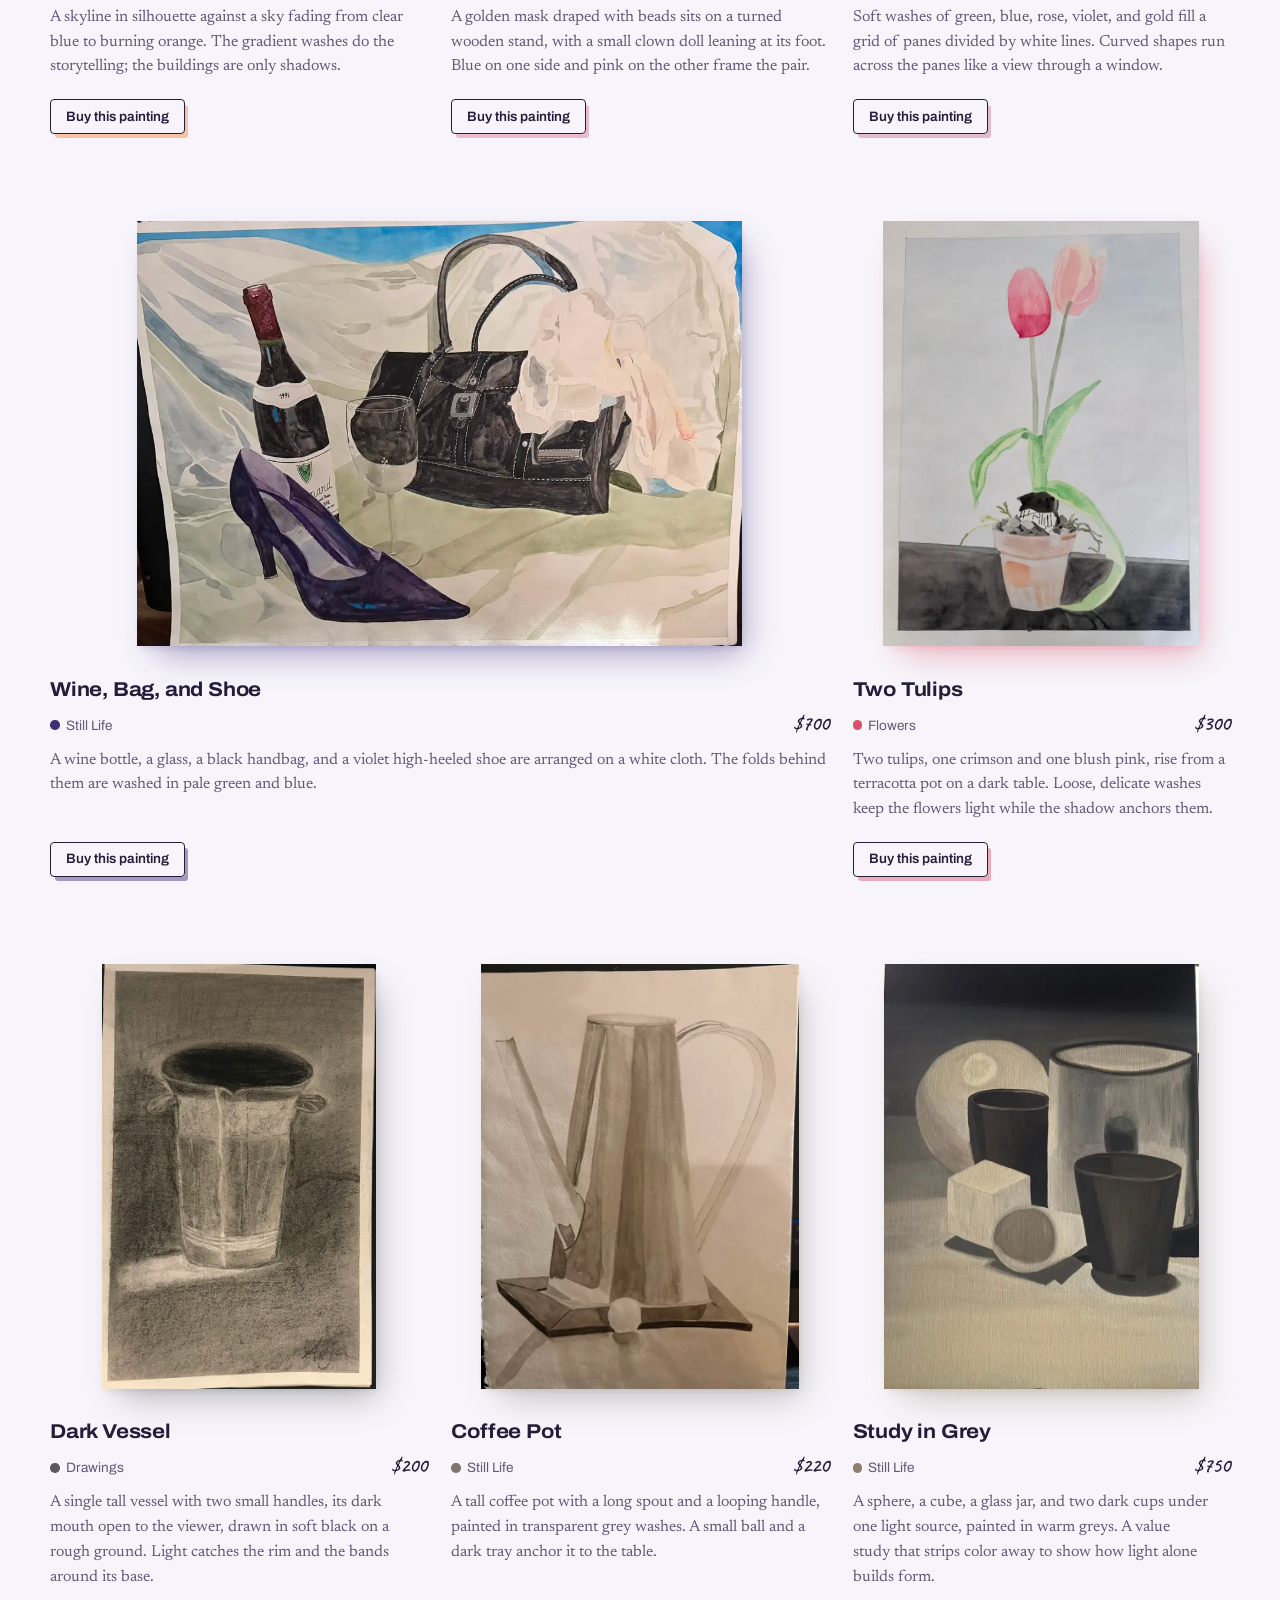
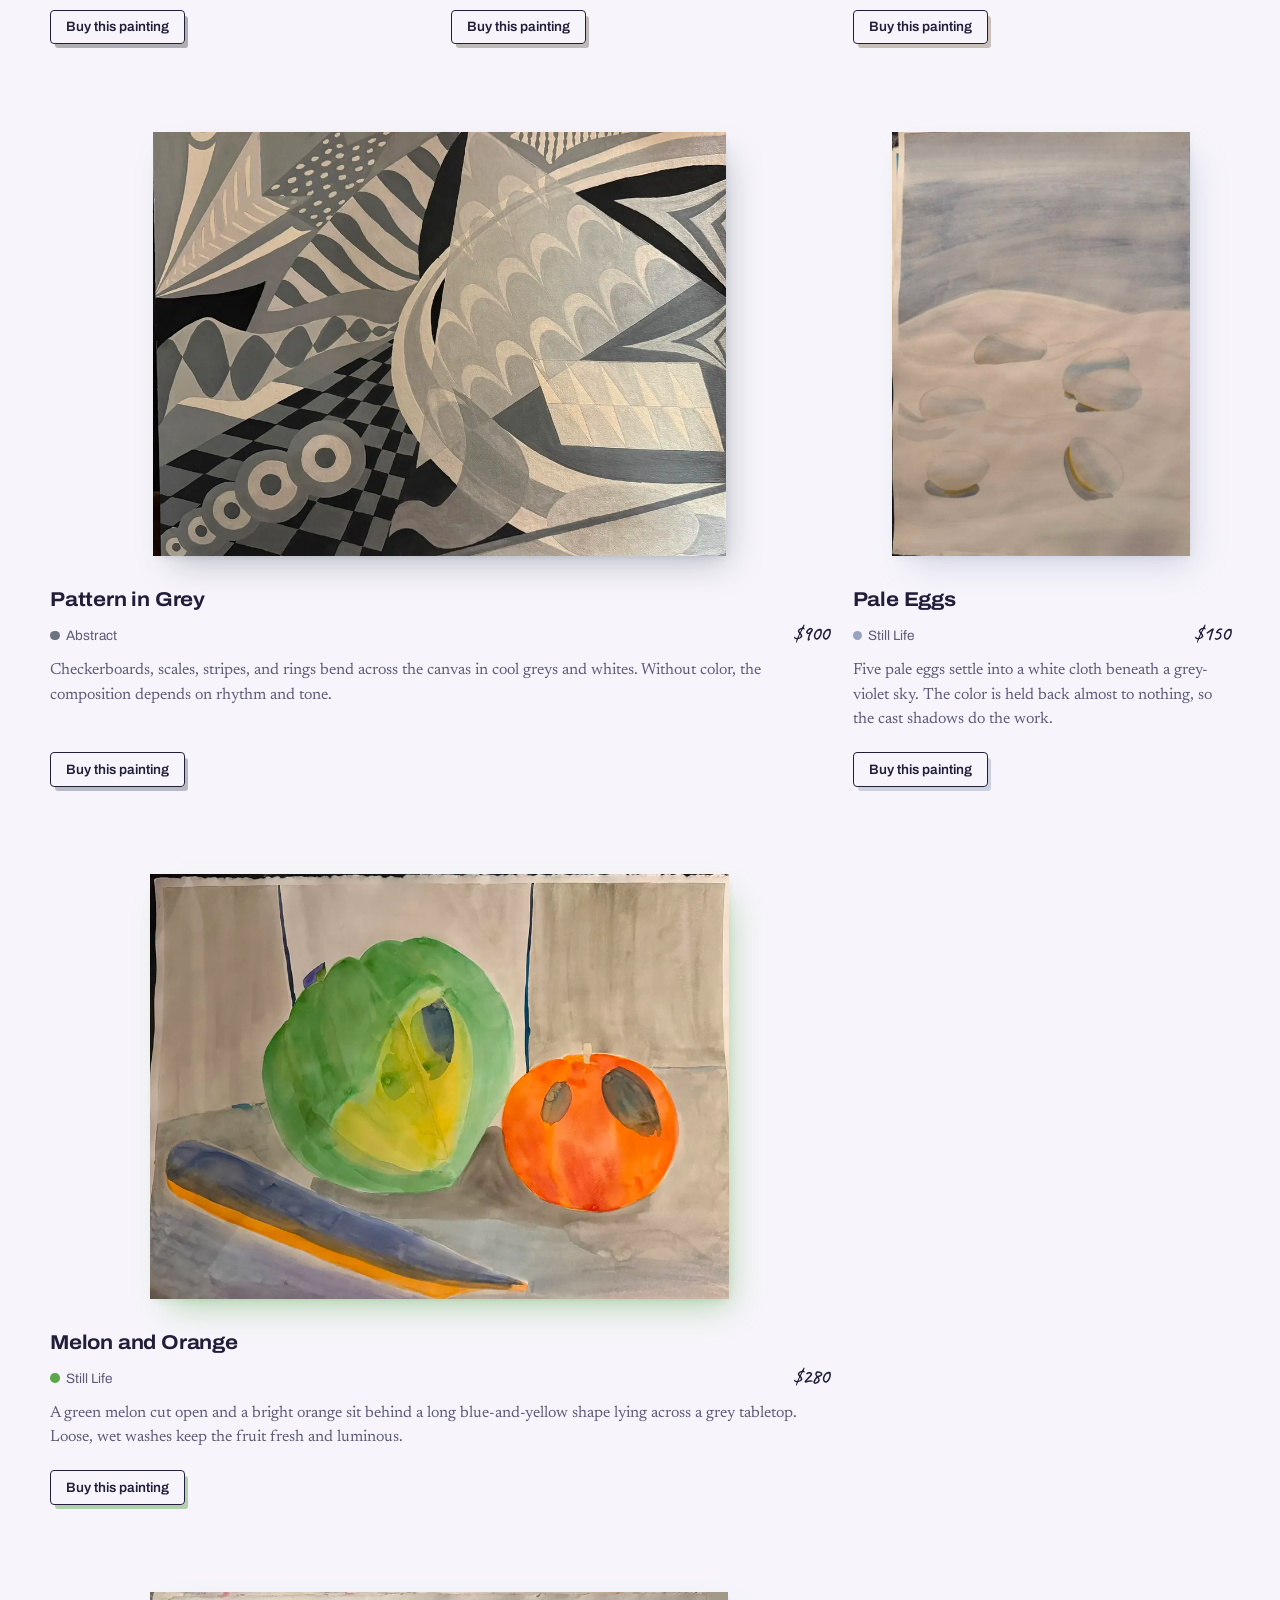
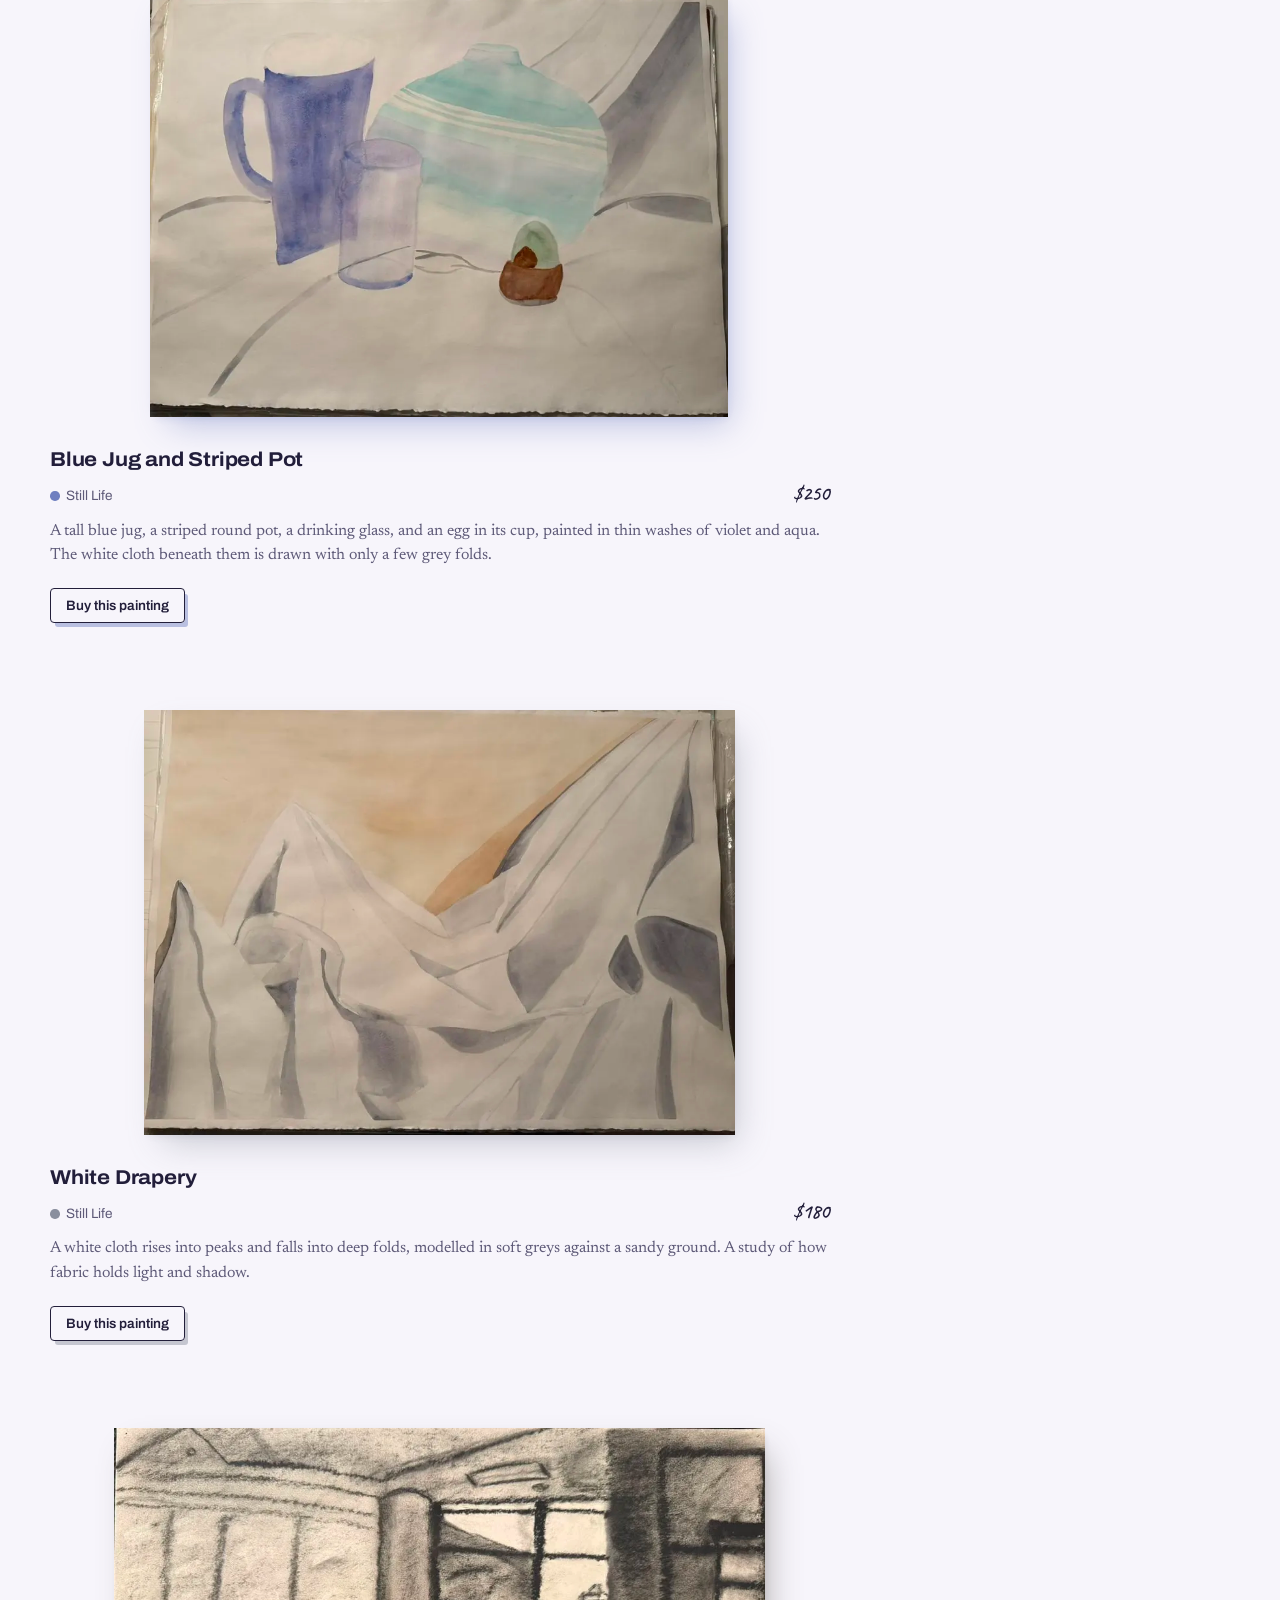
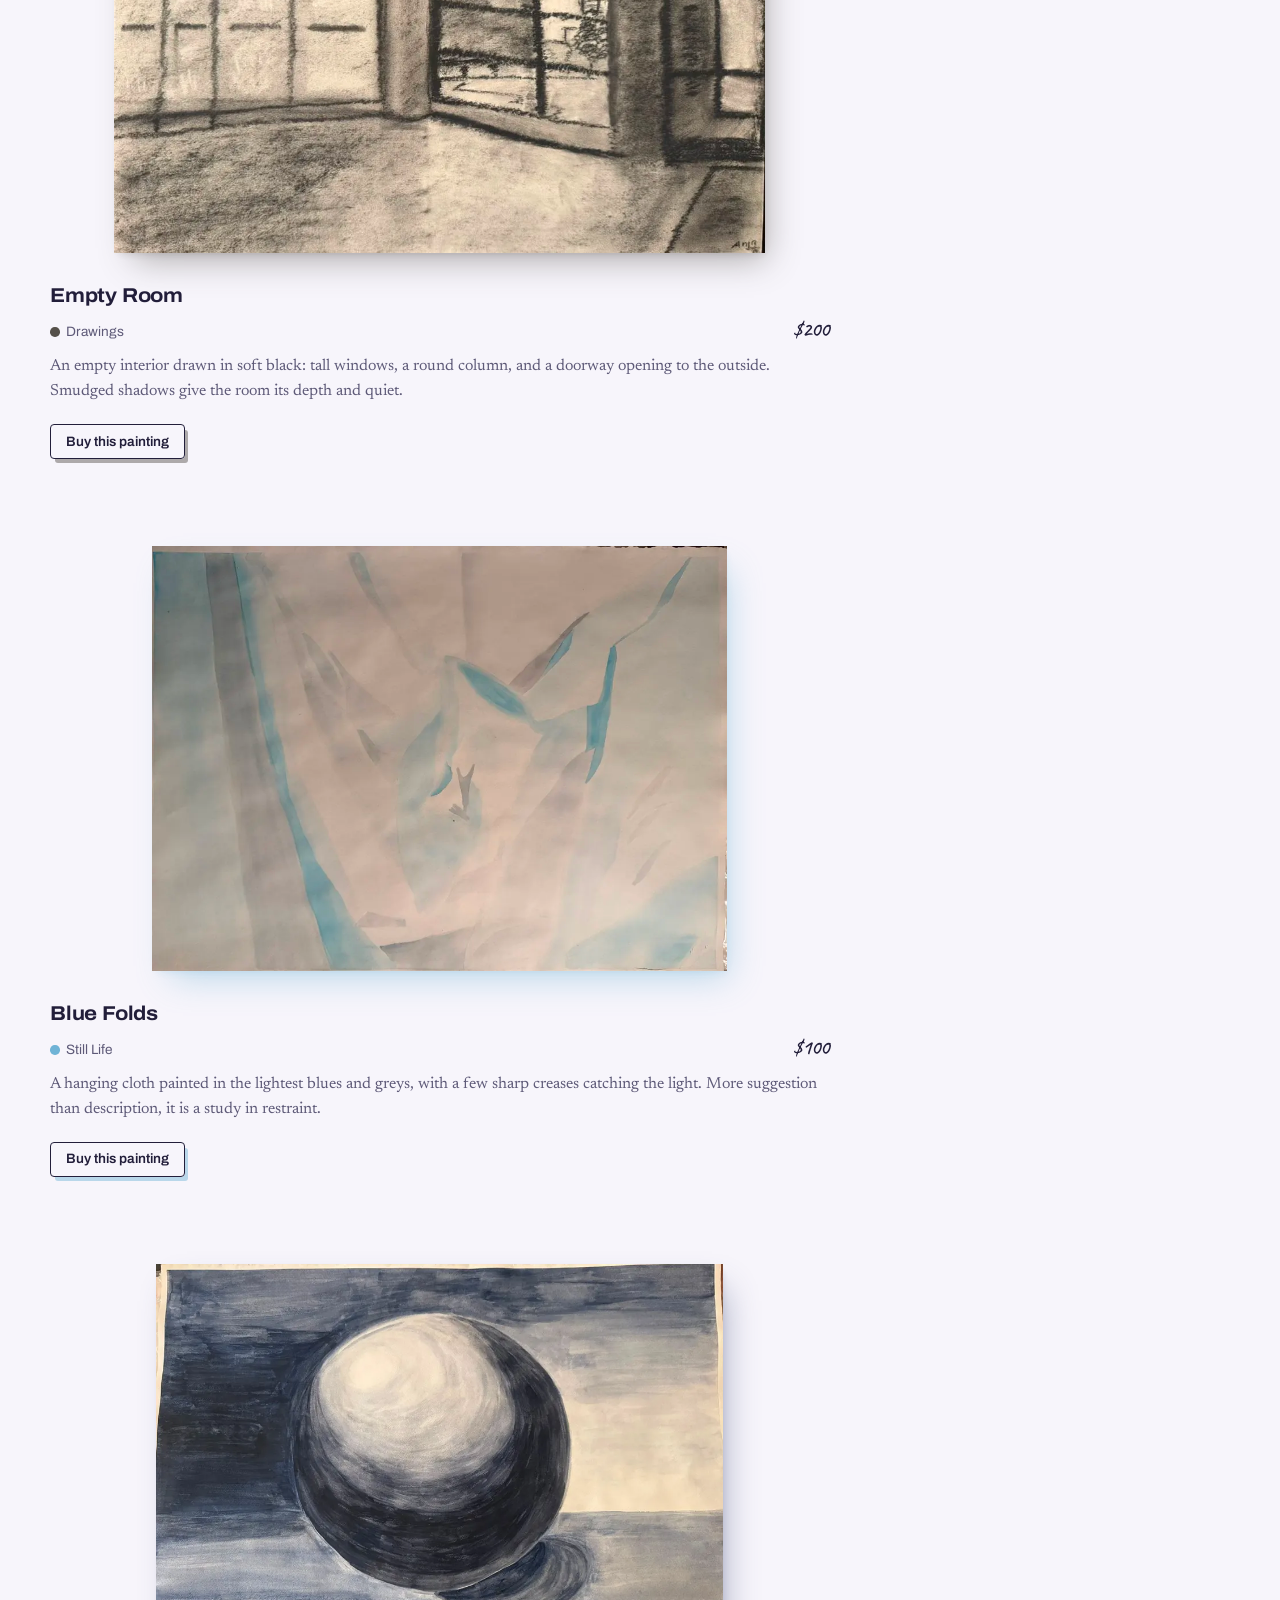
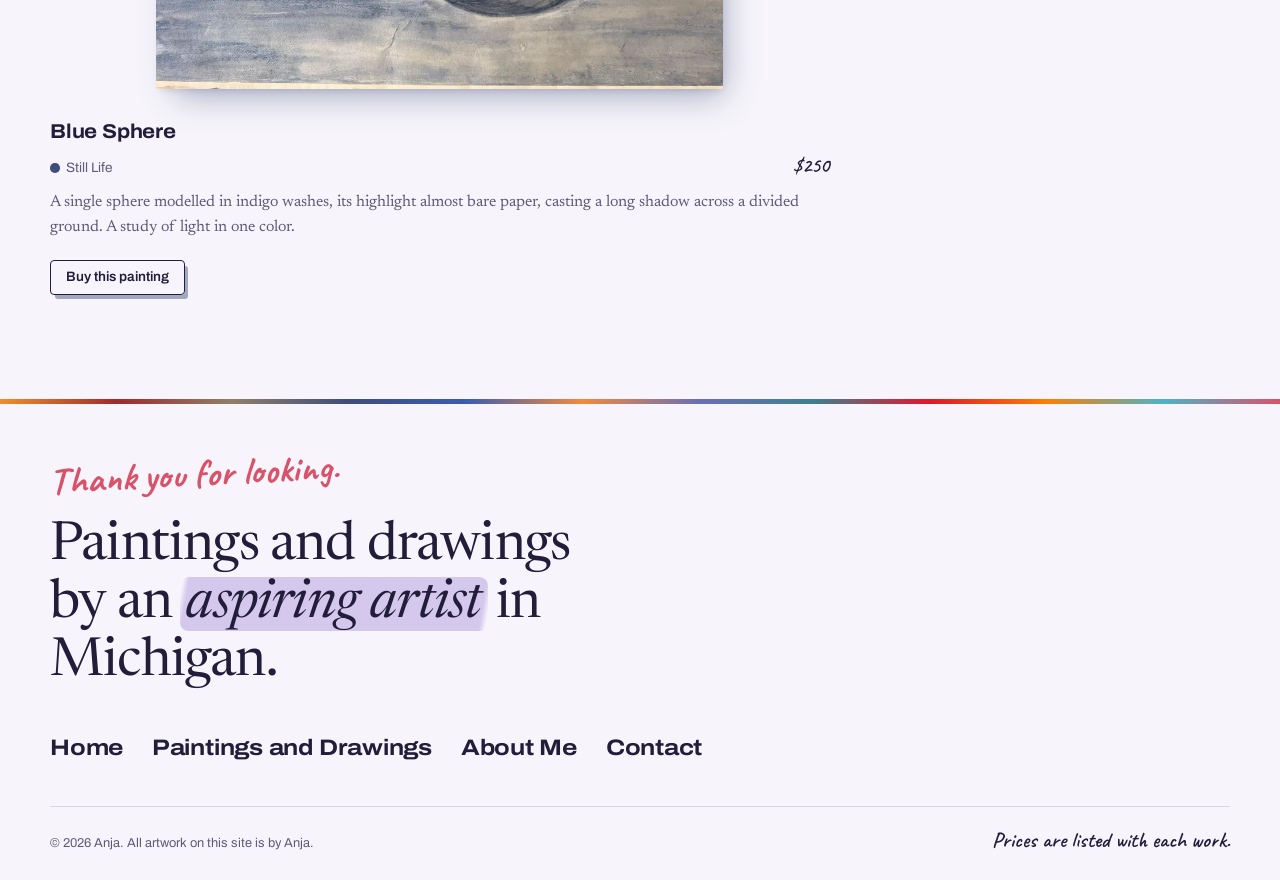
<file: paintings.html>
<!DOCTYPE html>
<html lang="en">
<head>
  <meta charset="utf-8">
  <meta name="viewport" content="width=device-width, initial-scale=1">
  <title>Paintings and Drawings | Anja</title>
  <meta name="description" content="Paintings and drawings by Anja: still lifes, landscapes, abstracts, flowers, figures, and drawings. See each work larger and buy it by email.">
  <meta property="og:type" content="website">
  <meta property="og:title" content="Paintings and Drawings | Anja">
  <meta property="og:description" content="Paintings and drawings by Anja: still lifes, landscapes, abstracts, flowers, figures, and drawings.">
  <meta property="og:image" content="images/og.jpg">
  <meta name="twitter:card" content="summary_large_image">
  <link rel="icon" href="favicon.svg" type="image/svg+xml">
  <link rel="preconnect" href="https://fonts.googleapis.com">
  <link rel="preconnect" href="https://fonts.gstatic.com" crossorigin>
  <link href="https://fonts.googleapis.com/css2?family=Archivo:ital,wdth,wght@0,100..125,400..800&amp;family=Newsreader:ital,opsz,wght@0,6..72,300..600;1,6..72,300..600&amp;family=Caveat:wght@500..700&amp;display=swap" rel="stylesheet">
  <link rel="stylesheet" href="css/styles.css">
  <script>document.documentElement.classList.add('js')</script>
  <script src="js/main.js" defer></script>
</head>
<body>
  <a class="skip-link" href="#main">Skip to content</a>

  <div class="washes" aria-hidden="true">
    <span class="wash wash--1"></span>
    <span class="wash wash--2"></span>
    <span class="wash wash--3"></span>
    <span class="wash wash--4"></span>
    <span class="wash wash--5"></span>
  </div>

  <header class="site-header">
    <div class="wrap">
      <a class="wordmark" href="index.html">Anja</a>
      <button class="nav-toggle" type="button" aria-expanded="false" aria-controls="site-nav">
        <span class="nav-toggle-bars" aria-hidden="true"></span>
        <span class="nav-toggle-label">Menu</span>
      </button>
      <nav class="site-nav" id="site-nav" aria-label="Main">
        <ul role="list">
          <li><a href="index.html">Home</a></li>
          <li><a href="paintings.html" aria-current="page">Paintings and Drawings</a></li>
          <li><a href="about.html">About Me</a></li>
          <li><a href="contact.html">Contact</a></li>
        </ul>
      </nav>
    </div>
  </header>

  <main id="main">
    <div class="wrap">

      <div class="page-head">
        <p class="eyebrow">Paintings and Drawings</p>
        <h1>Thirty-seven works, <span class="mark" style="--accent:#e3162a">six subjects</span></h1>
        <p class="lede">Still lifes, landscapes, abstracts, flowers, figures, and drawings. Click a work to see it larger, or use the button beneath it to buy it.</p>
      </div>

      <div class="filters" role="group" aria-label="Filter by subject">
        <button class="chip" type="button" data-filter="all" aria-pressed="true">All</button>
        <button class="chip" type="button" data-filter="still-life" aria-pressed="false">Still Life</button>
        <button class="chip" type="button" data-filter="landscape" aria-pressed="false">Landscape</button>
        <button class="chip" type="button" data-filter="abstract" aria-pressed="false">Abstract</button>
        <button class="chip" type="button" data-filter="flowers" aria-pressed="false">Flowers</button>
        <button class="chip" type="button" data-filter="figures" aria-pressed="false">Figures</button>
        <button class="chip" type="button" data-filter="drawings" aria-pressed="false">Drawings</button>
        <p class="filter-count" aria-live="polite">37 works</p>
      </div>

      <div class="works works--gallery">
        <!-- works:start -->

        <article class="work reveal" id="evening-table" data-category="still-life" data-category-label="Still Life" data-title="Evening Table" data-image="images/artworks/evening-table.jpg" data-width="1236" data-height="1600" data-price="$1,500" style="--accent:#ef8f2c">
          <a class="work-link" href="images/artworks/evening-table.jpg">
            <div class="work-frame">
              <img src="images/artworks/evening-table-thumb.webp" width="772" height="1000" alt="Evening Table: a candle in a pink pot beside a tall blue bottle, a green vase, and a white creamer on a white table" fetchpriority="high" decoding="async">
            </div>
            <h3 class="work-title">Evening Table</h3>
          </a>
          <p class="work-meta"><span><i class="work-swatch" aria-hidden="true"></i>Still Life</span><span class="work-price">$1,500</span></p>
          <p class="work-desc">A pillar candle glows in a pink pot beside a tall blue bottle, a green vase, and a small white creamer. Flat planes of color and shadows in lilac and teal give the arrangement a quiet, late-evening warmth.</p>
          <p class="work-actions"><a class="btn btn--ghost btn--small" href="mailto:anja.r@vanillaantalaha.com?subject=Inquiry%3A%20Evening%20Table" data-inquire="Evening Table" data-slug="evening-table">Buy this painting</a></p>
        </article>

        <article class="work work--landscape reveal" id="current" data-category="abstract" data-category-label="Abstract" data-title="Current" data-image="images/artworks/current.jpg" data-width="1600" data-height="1294" data-price="$800" style="--accent:#3f7f8f">
          <a class="work-link" href="images/artworks/current.jpg">
            <div class="work-frame">
              <img src="images/artworks/current-thumb.webp" width="1000" height="809" alt="Current: rippling bands of teal, grey, and blue with a striped figure surfacing from the pattern" fetchpriority="high" decoding="async">
            </div>
            <h3 class="work-title">Current</h3>
          </a>
          <p class="work-meta"><span><i class="work-swatch" aria-hidden="true"></i>Abstract</span><span class="work-price">$800</span></p>
          <p class="work-desc">Bands of teal, grey, and blue ripple across the canvas, and a striped figure surfaces from the pattern. It reads as a swimmer, a bird, or a current, depending on how long you look.</p>
          <p class="work-actions"><a class="btn btn--ghost btn--small" href="mailto:anja.r@vanillaantalaha.com?subject=Inquiry%3A%20Current" data-inquire="Current" data-slug="current">Buy this painting</a></p>
        </article>

        <article class="work work--landscape reveal" id="lilac-street" data-category="landscape" data-category-label="Landscape" data-title="Lilac Street" data-image="images/artworks/lilac-street.jpg" data-width="1600" data-height="1278" data-price="$1,000" style="--accent:#f39a1e">
          <a class="work-link" href="images/artworks/lilac-street.jpg">
            <div class="work-frame">
              <img src="images/artworks/lilac-street-thumb.webp" width="1000" height="799" alt="Lilac Street: lilac buildings with deep violet windows line a street that runs toward a flight of steps" fetchpriority="high" decoding="async">
            </div>
            <h3 class="work-title">Lilac Street</h3>
          </a>
          <p class="work-meta"><span><i class="work-swatch" aria-hidden="true"></i>Landscape</span><span class="work-price">$1,000</span></p>
          <p class="work-desc">Lilac buildings with deep violet windows line a street that runs toward a flight of steps. Yellow cylinders, orange cones, and spheres stand on the green like players on a stage.</p>
          <p class="work-actions"><a class="btn btn--ghost btn--small" href="mailto:anja.r@vanillaantalaha.com?subject=Inquiry%3A%20Lilac%20Street" data-inquire="Lilac Street" data-slug="lilac-street">Buy this painting</a></p>
        </article>

        <article class="work reveal" id="blue-hair" data-category="figures" data-category-label="Figures" data-title="Blue Hair" data-image="images/artworks/blue-hair.jpg" data-width="678" data-height="978" data-price="$450" style="--accent:#7a3f9d">
          <a class="work-link" href="images/artworks/blue-hair.jpg">
            <div class="work-frame">
              <img src="images/artworks/blue-hair-thumb.webp" width="678" height="978" alt="Blue Hair: a woman with long blue-green hair and a green flower behind her ear looks out from a violet ground" loading="lazy" decoding="async">
            </div>
            <h3 class="work-title">Blue Hair</h3>
          </a>
          <p class="work-meta"><span><i class="work-swatch" aria-hidden="true"></i>Figures</span><span class="work-price">$450</span></p>
          <p class="work-desc">A woman with long blue-green hair and a green flower behind her ear looks out from a violet ground. Clean outlines and flat color give the portrait a calm, graphic strength.</p>
          <p class="work-actions"><a class="btn btn--ghost btn--small" href="mailto:anja.r@vanillaantalaha.com?subject=Inquiry%3A%20Blue%20Hair" data-inquire="Blue Hair" data-slug="blue-hair">Buy this painting</a></p>
        </article>

        <article class="work reveal" id="pear-and-red-bowl" data-category="still-life" data-category-label="Still Life" data-title="Pear and Red Bowl" data-image="images/artworks/pear-and-red-bowl.jpg" data-width="1230" data-height="1600" data-price="$1,200" style="--accent:#9e2b2b">
          <a class="work-link" href="images/artworks/pear-and-red-bowl.jpg">
            <div class="work-frame">
              <img src="images/artworks/pear-and-red-bowl-thumb.webp" width="769" height="1000" alt="Pear and Red Bowl: a green and red pear, a tall cream vessel, a terracotta pot, and a deep red bowl on a purple cloth" loading="lazy" decoding="async">
            </div>
            <h3 class="work-title">Pear and Red Bowl</h3>
          </a>
          <p class="work-meta"><span><i class="work-swatch" aria-hidden="true"></i>Still Life</span><span class="work-price">$1,200</span></p>
          <p class="work-desc">A green-and-red pear leans toward a tall cream vessel, a terracotta pot, and a deep red bowl on a purple cloth. Sharp edges and saturated shapes turn kitchen objects into something monumental.</p>
          <p class="work-actions"><a class="btn btn--ghost btn--small" href="mailto:anja.r@vanillaantalaha.com?subject=Inquiry%3A%20Pear%20and%20Red%20Bowl" data-inquire="Pear and Red Bowl" data-slug="pear-and-red-bowl">Buy this painting</a></p>
        </article>

        <article class="work reveal" id="quilt-star" data-category="abstract" data-category-label="Abstract" data-title="Quilt Star" data-image="images/artworks/quilt-star.jpg" data-width="1600" data-height="1454" data-price="$850" style="--accent:#e3162a">
          <a class="work-link" href="images/artworks/quilt-star.jpg">
            <div class="work-frame">
              <img src="images/artworks/quilt-star-thumb.webp" width="1000" height="909" alt="Quilt Star: an eight-pointed star in rings of lime, scarlet, and plum" loading="lazy" decoding="async">
            </div>
            <h3 class="work-title">Quilt Star</h3>
          </a>
          <p class="work-meta"><span><i class="work-swatch" aria-hidden="true"></i>Abstract</span><span class="work-price">$850</span></p>
          <p class="work-desc">An eight-pointed star radiates through rings of lime, scarlet, and plum. The hard-edged symmetry borrows from quilt blocks and stained glass, held in tension by clashing complementary colors.</p>
          <p class="work-actions"><a class="btn btn--ghost btn--small" href="mailto:anja.r@vanillaantalaha.com?subject=Inquiry%3A%20Quilt%20Star" data-inquire="Quilt Star" data-slug="quilt-star">Buy this painting</a></p>
        </article>

        <article class="work work--landscape reveal" id="moon-and-tear" data-category="figures" data-category-label="Figures" data-title="Moon and Tear" data-image="images/artworks/moon-and-tear.jpg" data-width="1600" data-height="1187" data-price="$500" style="--accent:#2f5fa8">
          <a class="work-link" href="images/artworks/moon-and-tear.jpg">
            <div class="work-frame">
              <img src="images/artworks/moon-and-tear-thumb.webp" width="1000" height="742" alt="Moon and Tear: a full moon hangs over a violet sea while a blue figure sits on the shore, looking out" loading="lazy" decoding="async">
            </div>
            <h3 class="work-title">Moon and Tear</h3>
          </a>
          <p class="work-meta"><span><i class="work-swatch" aria-hidden="true"></i>Figures</span><span class="work-price">$500</span></p>
          <p class="work-desc">A full moon hangs over a violet sea while a blue figure sits on the shore, looking out. At the edge of the picture a pale face sheds a single tear.</p>
          <p class="work-actions"><a class="btn btn--ghost btn--small" href="mailto:anja.r@vanillaantalaha.com?subject=Inquiry%3A%20Moon%20and%20Tear" data-inquire="Moon and Tear" data-slug="moon-and-tear">Buy this painting</a></p>
        </article>

        <article class="work reveal" id="hookah" data-category="still-life" data-category-label="Still Life" data-title="Hookah" data-image="images/artworks/hookah.jpg" data-width="714" data-height="1024" data-price="$550" style="--accent:#d9a02b">
          <a class="work-link" href="images/artworks/hookah.jpg">
            <div class="work-frame">
              <img src="images/artworks/hookah-thumb.webp" width="697" height="1000" alt="Hookah: a hookah with a faceted glass stem, a red base, and a coiled hose stands on a dark table" loading="lazy" decoding="async">
            </div>
            <h3 class="work-title">Hookah</h3>
          </a>
          <p class="work-meta"><span><i class="work-swatch" aria-hidden="true"></i>Still Life</span><span class="work-price">$550</span></p>
          <p class="work-desc">A hookah with a faceted glass stem, a red base, and a coiled hose stands on a dark table. Behind it the wall fades from pale cream to deep ochre.</p>
          <p class="work-actions"><a class="btn btn--ghost btn--small" href="mailto:anja.r@vanillaantalaha.com?subject=Inquiry%3A%20Hookah" data-inquire="Hookah" data-slug="hookah">Buy this painting</a></p>
        </article>

        <article class="work reveal" id="blue-lily" data-category="flowers" data-category-label="Flowers" data-title="Blue Lily" data-image="images/artworks/blue-lily.jpg" data-width="1165" data-height="1600" data-price="$350" style="--accent:#4db3c6">
          <a class="work-link" href="images/artworks/blue-lily.jpg">
            <div class="work-frame">
              <img src="images/artworks/blue-lily-thumb.webp" width="728" height="1000" alt="Blue Lily: a turquoise lily in translucent watercolor on a pale lavender ground" loading="lazy" decoding="async">
            </div>
            <h3 class="work-title">Blue Lily</h3>
          </a>
          <p class="work-meta"><span><i class="work-swatch" aria-hidden="true"></i>Flowers</span><span class="work-price">$350</span></p>
          <p class="work-desc">A single lily in translucent washes of turquoise and blue, its stamens drawn in deep violet, on a pale lavender ground. The layered washes let the paper glow through the petals.</p>
          <p class="work-actions"><a class="btn btn--ghost btn--small" href="mailto:anja.r@vanillaantalaha.com?subject=Inquiry%3A%20Blue%20Lily" data-inquire="Blue Lily" data-slug="blue-lily">Buy this painting</a></p>
        </article>

        <article class="work reveal" id="violet-skyline" data-category="landscape" data-category-label="Landscape" data-title="Violet Skyline" data-image="images/artworks/violet-skyline.jpg" data-width="691" data-height="1004" data-price="$300" style="--accent:#7b4fa6">
          <a class="work-link" href="images/artworks/violet-skyline.jpg">
            <div class="work-frame">
              <img src="images/artworks/violet-skyline-thumb.webp" width="688" height="1000" alt="Violet Skyline: a row of violet towers stands against a yellow sky and repeats, upside down, in the water below" loading="lazy" decoding="async">
            </div>
            <h3 class="work-title">Violet Skyline</h3>
          </a>
          <p class="work-meta"><span><i class="work-swatch" aria-hidden="true"></i>Landscape</span><span class="work-price">$300</span></p>
          <p class="work-desc">A row of violet towers stands against a yellow sky and repeats, upside down, in the water below. Flat bands of purple, yellow, and blue turn a city into pure pattern.</p>
          <p class="work-actions"><a class="btn btn--ghost btn--small" href="mailto:anja.r@vanillaantalaha.com?subject=Inquiry%3A%20Violet%20Skyline" data-inquire="Violet Skyline" data-slug="violet-skyline">Buy this painting</a></p>
        </article>

        <article class="work reveal" id="waves-of-color" data-category="abstract" data-category-label="Abstract" data-title="Waves of Color" data-image="images/artworks/waves-of-color.jpg" data-width="692" data-height="1024" data-price="$350" style="--accent:#e8552b">
          <a class="work-link" href="images/artworks/waves-of-color.jpg">
            <div class="work-frame">
              <img src="images/artworks/waves-of-color-thumb.webp" width="676" height="1000" alt="Waves of Color: wavy blocks of red, yellow, blue, orange, and green fit together like pieces of a puzzle" loading="lazy" decoding="async">
            </div>
            <h3 class="work-title">Waves of Color</h3>
          </a>
          <p class="work-meta"><span><i class="work-swatch" aria-hidden="true"></i>Abstract</span><span class="work-price">$350</span></p>
          <p class="work-desc">Wavy blocks of red, yellow, blue, orange, and green fit together like pieces of a puzzle. Darker veils laid over the top add a second, slower rhythm.</p>
          <p class="work-actions"><a class="btn btn--ghost btn--small" href="mailto:anja.r@vanillaantalaha.com?subject=Inquiry%3A%20Waves%20of%20Color" data-inquire="Waves of Color" data-slug="waves-of-color">Buy this painting</a></p>
        </article>

        <article class="work work--landscape reveal" id="panda-and-friends" data-category="still-life" data-category-label="Still Life" data-title="Panda and Friends" data-image="images/artworks/panda-and-friends.jpg" data-width="973" data-height="725" data-price="$700" style="--accent:#e08a3c">
          <a class="work-link" href="images/artworks/panda-and-friends.jpg">
            <div class="work-frame">
              <img src="images/artworks/panda-and-friends-thumb.webp" width="973" height="725" alt="Panda and Friends: a toy panda, a white chef figure, a doll&#x27;s head, and a ruffled blue flower crowd together on a green table" loading="lazy" decoding="async">
            </div>
            <h3 class="work-title">Panda and Friends</h3>
          </a>
          <p class="work-meta"><span><i class="work-swatch" aria-hidden="true"></i>Still Life</span><span class="work-price">$700</span></p>
          <p class="work-desc">A toy panda, a white chef figure, a doll&#x27;s head, and a ruffled blue flower crowd together on a green table. A warm orange wall makes the blues and whites stand out.</p>
          <p class="work-actions"><a class="btn btn--ghost btn--small" href="mailto:anja.r@vanillaantalaha.com?subject=Inquiry%3A%20Panda%20and%20Friends" data-inquire="Panda and Friends" data-slug="panda-and-friends">Buy this painting</a></p>
        </article>

        <article class="work reveal" id="clown-on-a-swing" data-category="figures" data-category-label="Figures" data-title="Clown on a Swing" data-image="images/artworks/clown-on-a-swing.jpg" data-width="768" data-height="1024" data-price="$550" style="--accent:#c2413b">
          <a class="work-link" href="images/artworks/clown-on-a-swing.jpg">
            <div class="work-frame">
              <img src="images/artworks/clown-on-a-swing-thumb.webp" width="750" height="1000" alt="Clown on a Swing: a clown doll in a polka-dot suit sits on a swing, half white and half black, with a red nose and a frilled collar" loading="lazy" decoding="async">
            </div>
            <h3 class="work-title">Clown on a Swing</h3>
          </a>
          <p class="work-meta"><span><i class="work-swatch" aria-hidden="true"></i>Figures</span><span class="work-price">$550</span></p>
          <p class="work-desc">A clown doll in a polka-dot suit sits on a swing, half white and half black, with a red nose and a frilled collar. The warm grey wash behind it keeps all attention on the costume.</p>
          <p class="work-actions"><a class="btn btn--ghost btn--small" href="mailto:anja.r@vanillaantalaha.com?subject=Inquiry%3A%20Clown%20on%20a%20Swing" data-inquire="Clown on a Swing" data-slug="clown-on-a-swing">Buy this painting</a></p>
        </article>

        <article class="work reveal" id="pitcher-and-bottle" data-category="drawings" data-category-label="Drawings" data-title="Pitcher and Bottle" data-image="images/artworks/pitcher-and-bottle.jpg" data-width="1215" data-height="1600" data-price="$280" style="--accent:#4a4a4f">
          <a class="work-link" href="images/artworks/pitcher-and-bottle.jpg">
            <div class="work-frame">
              <img src="images/artworks/pitcher-and-bottle-thumb.webp" width="759" height="1000" alt="Pitcher and Bottle: a small pitcher balanced on a rounded jar stands beside a tall bottle, drawn in deep blacks and soft greys" loading="lazy" decoding="async">
            </div>
            <h3 class="work-title">Pitcher and Bottle</h3>
          </a>
          <p class="work-meta"><span><i class="work-swatch" aria-hidden="true"></i>Drawings</span><span class="work-price">$280</span></p>
          <p class="work-desc">A small pitcher balanced on a rounded jar stands beside a tall bottle, drawn in deep blacks and soft greys. Their shadows stretch across a pale tabletop.</p>
          <p class="work-actions"><a class="btn btn--ghost btn--small" href="mailto:anja.r@vanillaantalaha.com?subject=Inquiry%3A%20Pitcher%20and%20Bottle" data-inquire="Pitcher and Bottle" data-slug="pitcher-and-bottle">Buy this painting</a></p>
        </article>

        <article class="work work--landscape reveal" id="blue-hills" data-category="landscape" data-category-label="Landscape" data-title="Blue Hills" data-image="images/artworks/blue-hills.jpg" data-width="1600" data-height="1086" data-price="$600" style="--accent:#6b6fb5">
          <a class="work-link" href="images/artworks/blue-hills.jpg">
            <div class="work-frame">
              <img src="images/artworks/blue-hills-thumb.webp" width="1000" height="679" alt="Blue Hills: layered hills in teal, violet, and pink beneath a bare linen sky" loading="lazy" decoding="async">
            </div>
            <h3 class="work-title">Blue Hills</h3>
          </a>
          <p class="work-meta"><span><i class="work-swatch" aria-hidden="true"></i>Landscape</span><span class="work-price">$600</span></p>
          <p class="work-desc">Layered hills in teal, violet, and dusty pink stack toward a bare linen sky. A landscape reduced to overlapping waves of cool color.</p>
          <p class="work-actions"><a class="btn btn--ghost btn--small" href="mailto:anja.r@vanillaantalaha.com?subject=Inquiry%3A%20Blue%20Hills" data-inquire="Blue Hills" data-slug="blue-hills">Buy this painting</a></p>
        </article>

        <article class="work reveal" id="clouds-over-the-valley" data-category="landscape" data-category-label="Landscape" data-title="Clouds over the Valley" data-image="images/artworks/clouds-over-the-valley.jpg" data-width="1178" data-height="1600" data-price="$1,100" style="--accent:#3b5db0">
          <a class="work-link" href="images/artworks/clouds-over-the-valley.jpg">
            <div class="work-frame">
              <img src="images/artworks/clouds-over-the-valley-thumb.webp" width="736" height="1000" alt="Clouds over the Valley: thick white clouds in a deep blue sky above green hills" loading="lazy" decoding="async">
            </div>
            <h3 class="work-title">Clouds over the Valley</h3>
          </a>
          <p class="work-meta"><span><i class="work-swatch" aria-hidden="true"></i>Landscape</span><span class="work-price">$1,100</span></p>
          <p class="work-desc">Cumulus clouds drift across a deep blue sky above rolling green hills and a line of trees. The clouds are painted thickly, so the sky feels heavier and closer than the land beneath it.</p>
          <p class="work-actions"><a class="btn btn--ghost btn--small" href="mailto:anja.r@vanillaantalaha.com?subject=Inquiry%3A%20Clouds%20over%20the%20Valley" data-inquire="Clouds over the Valley" data-slug="clouds-over-the-valley">Buy this painting</a></p>
        </article>

        <article class="work reveal" id="nine-prints" data-category="abstract" data-category-label="Abstract" data-title="Nine Prints" data-image="images/artworks/nine-prints.jpg" data-width="1006" data-height="1024" data-price="$450" style="--accent:#3a46b0">
          <a class="work-link" href="images/artworks/nine-prints.jpg">
            <div class="work-frame">
              <img src="images/artworks/nine-prints-thumb.webp" width="982" height="1000" alt="Nine Prints: nine small prints arranged in a grid: sunbursts, striped hills, and a wide-eyed creature, alone and then layered over one another" loading="lazy" decoding="async">
            </div>
            <h3 class="work-title">Nine Prints</h3>
          </a>
          <p class="work-meta"><span><i class="work-swatch" aria-hidden="true"></i>Abstract</span><span class="work-price">$450</span></p>
          <p class="work-desc">Nine small prints arranged in a grid: sunbursts, striped hills, and a wide-eyed creature, alone and then layered over one another. Blues and violets shift from square to square as the images combine.</p>
          <p class="work-actions"><a class="btn btn--ghost btn--small" href="mailto:anja.r@vanillaantalaha.com?subject=Inquiry%3A%20Nine%20Prints" data-inquire="Nine Prints" data-slug="nine-prints">Buy this painting</a></p>
        </article>

        <article class="work reveal" id="eggs-on-a-cloth" data-category="still-life" data-category-label="Still Life" data-title="Eggs on a Cloth" data-image="images/artworks/eggs-on-a-cloth.jpg" data-width="741" data-height="998" data-price="$350" style="--accent:#5aa7c7">
          <a class="work-link" href="images/artworks/eggs-on-a-cloth.jpg">
            <div class="work-frame">
              <img src="images/artworks/eggs-on-a-cloth-thumb.webp" width="741" height="998" alt="Eggs on a Cloth: six eggs in blue, violet, and red rest in the hollows of a white cloth under a washed blue sky" loading="lazy" decoding="async">
            </div>
            <h3 class="work-title">Eggs on a Cloth</h3>
          </a>
          <p class="work-meta"><span><i class="work-swatch" aria-hidden="true"></i>Still Life</span><span class="work-price">$350</span></p>
          <p class="work-desc">Six eggs in blue, violet, and red rest in the hollows of a white cloth under a washed blue sky. Each one sits on its own small pool of colored shadow.</p>
          <p class="work-actions"><a class="btn btn--ghost btn--small" href="mailto:anja.r@vanillaantalaha.com?subject=Inquiry%3A%20Eggs%20on%20a%20Cloth" data-inquire="Eggs on a Cloth" data-slug="eggs-on-a-cloth">Buy this painting</a></p>
        </article>

        <article class="work reveal" id="arches" data-category="abstract" data-category-label="Abstract" data-title="Arches" data-image="images/artworks/arches.jpg" data-width="1200" data-height="1600" data-price="$500" style="--accent:#f98104">
          <a class="work-link" href="images/artworks/arches.jpg">
            <div class="work-frame">
              <img src="images/artworks/arches-thumb.webp" width="750" height="1000" alt="Arches: orange and blue arches looping over a violet ground" loading="lazy" decoding="async">
            </div>
            <h3 class="work-title">Arches</h3>
          </a>
          <p class="work-meta"><span><i class="work-swatch" aria-hidden="true"></i>Abstract</span><span class="work-price">$500</span></p>
          <p class="work-desc">Orange and blue arches loop over a violet ground, overlapping into unexpected greens and browns where they cross. A playful, rhythmic composition, like a bassline made visible.</p>
          <p class="work-actions"><a class="btn btn--ghost btn--small" href="mailto:anja.r@vanillaantalaha.com?subject=Inquiry%3A%20Arches" data-inquire="Arches" data-slug="arches">Buy this painting</a></p>
        </article>

        <article class="work work--landscape reveal" id="overlapping-vessels" data-category="abstract" data-category-label="Abstract" data-title="Overlapping Vessels" data-image="images/artworks/overlapping-vessels.jpg" data-width="1024" data-height="682" data-price="$400" style="--accent:#a8324f">
          <a class="work-link" href="images/artworks/overlapping-vessels.jpg">
            <div class="work-frame">
              <img src="images/artworks/overlapping-vessels-thumb.webp" width="1000" height="666" alt="Overlapping Vessels: bottles, jars, and a tall vase overlap in purple, crimson, and teal, each shape showing through the next" loading="lazy" decoding="async">
            </div>
            <h3 class="work-title">Overlapping Vessels</h3>
          </a>
          <p class="work-meta"><span><i class="work-swatch" aria-hidden="true"></i>Abstract</span><span class="work-price">$400</span></p>
          <p class="work-desc">Bottles, jars, and a tall vase overlap in purple, crimson, and teal, each shape showing through the next. Where two forms cross, a third color appears.</p>
          <p class="work-actions"><a class="btn btn--ghost btn--small" href="mailto:anja.r@vanillaantalaha.com?subject=Inquiry%3A%20Overlapping%20Vessels" data-inquire="Overlapping Vessels" data-slug="overlapping-vessels">Buy this painting</a></p>
        </article>

        <article class="work reveal" id="banana-and-apple" data-category="still-life" data-category-label="Still Life" data-title="Banana and Apple" data-image="images/artworks/banana-and-apple.jpg" data-width="655" data-height="989" data-price="$300" style="--accent:#e0b93a">
          <a class="work-link" href="images/artworks/banana-and-apple.jpg">
            <div class="work-frame">
              <img src="images/artworks/banana-and-apple-thumb.webp" width="655" height="989" alt="Banana and Apple: a banana and a red apple sit in a glass bowl on a round, sunlit table" loading="lazy" decoding="async">
            </div>
            <h3 class="work-title">Banana and Apple</h3>
          </a>
          <p class="work-meta"><span><i class="work-swatch" aria-hidden="true"></i>Still Life</span><span class="work-price">$300</span></p>
          <p class="work-desc">A banana and a red apple sit in a glass bowl on a round, sunlit table. The stormy grey wall behind makes the yellow glow.</p>
          <p class="work-actions"><a class="btn btn--ghost btn--small" href="mailto:anja.r@vanillaantalaha.com?subject=Inquiry%3A%20Banana%20and%20Apple" data-inquire="Banana and Apple" data-slug="banana-and-apple">Buy this painting</a></p>
        </article>

        <article class="work reveal" id="skyline-at-dusk" data-category="landscape" data-category-label="Landscape" data-title="Skyline at Dusk" data-image="images/artworks/skyline-at-dusk.jpg" data-width="1066" data-height="1600" data-price="$250" style="--accent:#f28a3d">
          <a class="work-link" href="images/artworks/skyline-at-dusk.jpg">
            <div class="work-frame">
              <img src="images/artworks/skyline-at-dusk-thumb.webp" width="666" height="1000" alt="Skyline at Dusk: a silhouetted city skyline against a sky fading from blue to orange" loading="lazy" decoding="async">
            </div>
            <h3 class="work-title">Skyline at Dusk</h3>
          </a>
          <p class="work-meta"><span><i class="work-swatch" aria-hidden="true"></i>Landscape</span><span class="work-price">$250</span></p>
          <p class="work-desc">A skyline in silhouette against a sky fading from clear blue to burning orange. The gradient washes do the storytelling; the buildings are only shadows.</p>
          <p class="work-actions"><a class="btn btn--ghost btn--small" href="mailto:anja.r@vanillaantalaha.com?subject=Inquiry%3A%20Skyline%20at%20Dusk" data-inquire="Skyline at Dusk" data-slug="skyline-at-dusk">Buy this painting</a></p>
        </article>

        <article class="work reveal" id="mask-and-clown" data-category="still-life" data-category-label="Still Life" data-title="Mask and Clown" data-image="images/artworks/mask-and-clown.jpg" data-width="708" data-height="942" data-price="$600" style="--accent:#d9788f">
          <a class="work-link" href="images/artworks/mask-and-clown.jpg">
            <div class="work-frame">
              <img src="images/artworks/mask-and-clown-thumb.webp" width="708" height="942" alt="Mask and Clown: a golden mask draped with beads sits on a turned wooden stand, with a small clown doll leaning at its foot" loading="lazy" decoding="async">
            </div>
            <h3 class="work-title">Mask and Clown</h3>
          </a>
          <p class="work-meta"><span><i class="work-swatch" aria-hidden="true"></i>Still Life</span><span class="work-price">$600</span></p>
          <p class="work-desc">A golden mask draped with beads sits on a turned wooden stand, with a small clown doll leaning at its foot. Blue on one side and pink on the other frame the pair.</p>
          <p class="work-actions"><a class="btn btn--ghost btn--small" href="mailto:anja.r@vanillaantalaha.com?subject=Inquiry%3A%20Mask%20and%20Clown" data-inquire="Mask and Clown" data-slug="mask-and-clown">Buy this painting</a></p>
        </article>

        <article class="work reveal" id="color-windows" data-category="abstract" data-category-label="Abstract" data-title="Color Windows" data-image="images/artworks/color-windows.jpg" data-width="708" data-height="952" data-price="$220" style="--accent:#c9789a">
          <a class="work-link" href="images/artworks/color-windows.jpg">
            <div class="work-frame">
              <img src="images/artworks/color-windows-thumb.webp" width="708" height="952" alt="Color Windows: soft washes of green, blue, rose, violet, and gold fill a grid of panes divided by white lines" loading="lazy" decoding="async">
            </div>
            <h3 class="work-title">Color Windows</h3>
          </a>
          <p class="work-meta"><span><i class="work-swatch" aria-hidden="true"></i>Abstract</span><span class="work-price">$220</span></p>
          <p class="work-desc">Soft washes of green, blue, rose, violet, and gold fill a grid of panes divided by white lines. Curved shapes run across the panes like a view through a window.</p>
          <p class="work-actions"><a class="btn btn--ghost btn--small" href="mailto:anja.r@vanillaantalaha.com?subject=Inquiry%3A%20Color%20Windows" data-inquire="Color Windows" data-slug="color-windows">Buy this painting</a></p>
        </article>

        <article class="work work--landscape reveal" id="wine-bag-and-shoe" data-category="still-life" data-category-label="Still Life" data-title="Wine, Bag, and Shoe" data-image="images/artworks/wine-bag-and-shoe.jpg" data-width="1600" data-height="1121" data-price="$700" style="--accent:#3b2f7a">
          <a class="work-link" href="images/artworks/wine-bag-and-shoe.jpg">
            <div class="work-frame">
              <img src="images/artworks/wine-bag-and-shoe-thumb.webp" width="1000" height="701" alt="Wine, Bag, and Shoe: a wine bottle, a glass, a black handbag, and a violet high-heeled shoe are arranged on a white cloth" loading="lazy" decoding="async">
            </div>
            <h3 class="work-title">Wine, Bag, and Shoe</h3>
          </a>
          <p class="work-meta"><span><i class="work-swatch" aria-hidden="true"></i>Still Life</span><span class="work-price">$700</span></p>
          <p class="work-desc">A wine bottle, a glass, a black handbag, and a violet high-heeled shoe are arranged on a white cloth. The folds behind them are washed in pale green and blue.</p>
          <p class="work-actions"><a class="btn btn--ghost btn--small" href="mailto:anja.r@vanillaantalaha.com?subject=Inquiry%3A%20Wine%2C%20Bag%2C%20and%20Shoe" data-inquire="Wine, Bag, and Shoe" data-slug="wine-bag-and-shoe">Buy this painting</a></p>
        </article>

        <article class="work reveal" id="two-tulips" data-category="flowers" data-category-label="Flowers" data-title="Two Tulips" data-image="images/artworks/two-tulips.jpg" data-width="1191" data-height="1600" data-price="$300" style="--accent:#d8536a">
          <a class="work-link" href="images/artworks/two-tulips.jpg">
            <div class="work-frame">
              <img src="images/artworks/two-tulips-thumb.webp" width="744" height="1000" alt="Two Tulips: a crimson and a blush-pink tulip in a terracotta pot on a dark table" loading="lazy" decoding="async">
            </div>
            <h3 class="work-title">Two Tulips</h3>
          </a>
          <p class="work-meta"><span><i class="work-swatch" aria-hidden="true"></i>Flowers</span><span class="work-price">$300</span></p>
          <p class="work-desc">Two tulips, one crimson and one blush pink, rise from a terracotta pot on a dark table. Loose, delicate washes keep the flowers light while the shadow anchors them.</p>
          <p class="work-actions"><a class="btn btn--ghost btn--small" href="mailto:anja.r@vanillaantalaha.com?subject=Inquiry%3A%20Two%20Tulips" data-inquire="Two Tulips" data-slug="two-tulips">Buy this painting</a></p>
        </article>

        <article class="work reveal" id="dark-vessel" data-category="drawings" data-category-label="Drawings" data-title="Dark Vessel" data-image="images/artworks/dark-vessel.jpg" data-width="1032" data-height="1600" data-price="$200" style="--accent:#5a5a5e">
          <a class="work-link" href="images/artworks/dark-vessel.jpg">
            <div class="work-frame">
              <img src="images/artworks/dark-vessel-thumb.webp" width="645" height="1000" alt="Dark Vessel: a single tall vessel with two small handles, its dark mouth open to the viewer, drawn in soft black on a rough ground" loading="lazy" decoding="async">
            </div>
            <h3 class="work-title">Dark Vessel</h3>
          </a>
          <p class="work-meta"><span><i class="work-swatch" aria-hidden="true"></i>Drawings</span><span class="work-price">$200</span></p>
          <p class="work-desc">A single tall vessel with two small handles, its dark mouth open to the viewer, drawn in soft black on a rough ground. Light catches the rim and the bands around its base.</p>
          <p class="work-actions"><a class="btn btn--ghost btn--small" href="mailto:anja.r@vanillaantalaha.com?subject=Inquiry%3A%20Dark%20Vessel" data-inquire="Dark Vessel" data-slug="dark-vessel">Buy this painting</a></p>
        </article>

        <article class="work reveal" id="coffee-pot" data-category="still-life" data-category-label="Still Life" data-title="Coffee Pot" data-image="images/artworks/coffee-pot.jpg" data-width="1200" data-height="1600" data-price="$220" style="--accent:#7d756b">
          <a class="work-link" href="images/artworks/coffee-pot.jpg">
            <div class="work-frame">
              <img src="images/artworks/coffee-pot-thumb.webp" width="750" height="1000" alt="Coffee Pot: a tall coffee pot with a long spout and a looping handle, painted in transparent grey washes" loading="lazy" decoding="async">
            </div>
            <h3 class="work-title">Coffee Pot</h3>
          </a>
          <p class="work-meta"><span><i class="work-swatch" aria-hidden="true"></i>Still Life</span><span class="work-price">$220</span></p>
          <p class="work-desc">A tall coffee pot with a long spout and a looping handle, painted in transparent grey washes. A small ball and a dark tray anchor it to the table.</p>
          <p class="work-actions"><a class="btn btn--ghost btn--small" href="mailto:anja.r@vanillaantalaha.com?subject=Inquiry%3A%20Coffee%20Pot" data-inquire="Coffee Pot" data-slug="coffee-pot">Buy this painting</a></p>
        </article>

        <article class="work work--landscape reveal" id="pattern-in-grey" data-category="abstract" data-category-label="Abstract" data-title="Pattern in Grey" data-image="images/artworks/pattern-in-grey.jpg" data-width="1600" data-height="1186" data-price="$900" style="--accent:#6b7480">
          <a class="work-link" href="images/artworks/pattern-in-grey.jpg">
            <div class="work-frame">
              <img src="images/artworks/pattern-in-grey-thumb.webp" width="1000" height="741" alt="Pattern in Grey: checkerboards, scales, stripes, and rings in cool greys and whites" loading="lazy" decoding="async">
            </div>
            <h3 class="work-title">Pattern in Grey</h3>
          </a>
          <p class="work-meta"><span><i class="work-swatch" aria-hidden="true"></i>Abstract</span><span class="work-price">$900</span></p>
          <p class="work-desc">Checkerboards, scales, stripes, and rings bend across the canvas in cool greys and whites. Without color, the composition depends on rhythm and tone.</p>
          <p class="work-actions"><a class="btn btn--ghost btn--small" href="mailto:anja.r@vanillaantalaha.com?subject=Inquiry%3A%20Pattern%20in%20Grey" data-inquire="Pattern in Grey" data-slug="pattern-in-grey">Buy this painting</a></p>
        </article>

        <article class="work reveal" id="study-in-grey" data-category="still-life" data-category-label="Still Life" data-title="Study in Grey" data-image="images/artworks/study-in-grey.jpg" data-width="1187" data-height="1600" data-price="$750" style="--accent:#8f7f6a">
          <a class="work-link" href="images/artworks/study-in-grey.jpg">
            <div class="work-frame">
              <img src="images/artworks/study-in-grey-thumb.webp" width="742" height="1000" alt="Study in Grey: a sphere, a cube, a glass jar, and two dark cups painted in warm greys" loading="lazy" decoding="async">
            </div>
            <h3 class="work-title">Study in Grey</h3>
          </a>
          <p class="work-meta"><span><i class="work-swatch" aria-hidden="true"></i>Still Life</span><span class="work-price">$750</span></p>
          <p class="work-desc">A sphere, a cube, a glass jar, and two dark cups under one light source, painted in warm greys. A value study that strips color away to show how light alone builds form.</p>
          <p class="work-actions"><a class="btn btn--ghost btn--small" href="mailto:anja.r@vanillaantalaha.com?subject=Inquiry%3A%20Study%20in%20Grey" data-inquire="Study in Grey" data-slug="study-in-grey">Buy this painting</a></p>
        </article>

        <article class="work work--landscape reveal" id="melon-and-orange" data-category="still-life" data-category-label="Still Life" data-title="Melon and Orange" data-image="images/artworks/melon-and-orange.jpg" data-width="1600" data-height="1173" data-price="$280" style="--accent:#5aa84a">
          <a class="work-link" href="images/artworks/melon-and-orange.jpg">
            <div class="work-frame">
              <img src="images/artworks/melon-and-orange-thumb.webp" width="1000" height="733" alt="Melon and Orange: a green melon cut open and a bright orange sit behind a long blue-and-yellow shape lying across a grey tabletop" loading="lazy" decoding="async">
            </div>
            <h3 class="work-title">Melon and Orange</h3>
          </a>
          <p class="work-meta"><span><i class="work-swatch" aria-hidden="true"></i>Still Life</span><span class="work-price">$280</span></p>
          <p class="work-desc">A green melon cut open and a bright orange sit behind a long blue-and-yellow shape lying across a grey tabletop. Loose, wet washes keep the fruit fresh and luminous.</p>
          <p class="work-actions"><a class="btn btn--ghost btn--small" href="mailto:anja.r@vanillaantalaha.com?subject=Inquiry%3A%20Melon%20and%20Orange" data-inquire="Melon and Orange" data-slug="melon-and-orange">Buy this painting</a></p>
        </article>

        <article class="work work--landscape reveal" id="blue-jug-and-striped-pot" data-category="still-life" data-category-label="Still Life" data-title="Blue Jug and Striped Pot" data-image="images/artworks/blue-jug-and-striped-pot.jpg" data-width="983" data-height="722" data-price="$250" style="--accent:#6f7fc0">
          <a class="work-link" href="images/artworks/blue-jug-and-striped-pot.jpg">
            <div class="work-frame">
              <img src="images/artworks/blue-jug-and-striped-pot-thumb.webp" width="983" height="722" alt="Blue Jug and Striped Pot: a tall blue jug, a striped round pot, a drinking glass, and an egg in its cup, painted in thin washes of violet and aqua" loading="lazy" decoding="async">
            </div>
            <h3 class="work-title">Blue Jug and Striped Pot</h3>
          </a>
          <p class="work-meta"><span><i class="work-swatch" aria-hidden="true"></i>Still Life</span><span class="work-price">$250</span></p>
          <p class="work-desc">A tall blue jug, a striped round pot, a drinking glass, and an egg in its cup, painted in thin washes of violet and aqua. The white cloth beneath them is drawn with only a few grey folds.</p>
          <p class="work-actions"><a class="btn btn--ghost btn--small" href="mailto:anja.r@vanillaantalaha.com?subject=Inquiry%3A%20Blue%20Jug%20and%20Striped%20Pot" data-inquire="Blue Jug and Striped Pot" data-slug="blue-jug-and-striped-pot">Buy this painting</a></p>
        </article>

        <article class="work reveal" id="pale-eggs" data-category="still-life" data-category-label="Still Life" data-title="Pale Eggs" data-image="images/artworks/pale-eggs.jpg" data-width="680" data-height="968" data-price="$150" style="--accent:#9aa3bd">
          <a class="work-link" href="images/artworks/pale-eggs.jpg">
            <div class="work-frame">
              <img src="images/artworks/pale-eggs-thumb.webp" width="680" height="968" alt="Pale Eggs: five pale eggs settle into a white cloth beneath a grey-violet sky" loading="lazy" decoding="async">
            </div>
            <h3 class="work-title">Pale Eggs</h3>
          </a>
          <p class="work-meta"><span><i class="work-swatch" aria-hidden="true"></i>Still Life</span><span class="work-price">$150</span></p>
          <p class="work-desc">Five pale eggs settle into a white cloth beneath a grey-violet sky. The color is held back almost to nothing, so the cast shadows do the work.</p>
          <p class="work-actions"><a class="btn btn--ghost btn--small" href="mailto:anja.r@vanillaantalaha.com?subject=Inquiry%3A%20Pale%20Eggs" data-inquire="Pale Eggs" data-slug="pale-eggs">Buy this painting</a></p>
        </article>

        <article class="work work--landscape reveal" id="white-drapery" data-category="still-life" data-category-label="Still Life" data-title="White Drapery" data-image="images/artworks/white-drapery.jpg" data-width="978" data-height="703" data-price="$180" style="--accent:#8a8f9e">
          <a class="work-link" href="images/artworks/white-drapery.jpg">
            <div class="work-frame">
              <img src="images/artworks/white-drapery-thumb.webp" width="978" height="703" alt="White Drapery: a white cloth rises into peaks and falls into deep folds, modelled in soft greys against a sandy ground" loading="lazy" decoding="async">
            </div>
            <h3 class="work-title">White Drapery</h3>
          </a>
          <p class="work-meta"><span><i class="work-swatch" aria-hidden="true"></i>Still Life</span><span class="work-price">$180</span></p>
          <p class="work-desc">A white cloth rises into peaks and falls into deep folds, modelled in soft greys against a sandy ground. A study of how fabric holds light and shadow.</p>
          <p class="work-actions"><a class="btn btn--ghost btn--small" href="mailto:anja.r@vanillaantalaha.com?subject=Inquiry%3A%20White%20Drapery" data-inquire="White Drapery" data-slug="white-drapery">Buy this painting</a></p>
        </article>

        <article class="work work--landscape reveal" id="empty-room" data-category="drawings" data-category-label="Drawings" data-title="Empty Room" data-image="images/artworks/empty-room.jpg" data-width="1024" data-height="668" data-price="$200" style="--accent:#55504a">
          <a class="work-link" href="images/artworks/empty-room.jpg">
            <div class="work-frame">
              <img src="images/artworks/empty-room-thumb.webp" width="1000" height="652" alt="Empty Room: an empty interior drawn in soft black: tall windows, a round column, and a doorway opening to the outside" loading="lazy" decoding="async">
            </div>
            <h3 class="work-title">Empty Room</h3>
          </a>
          <p class="work-meta"><span><i class="work-swatch" aria-hidden="true"></i>Drawings</span><span class="work-price">$200</span></p>
          <p class="work-desc">An empty interior drawn in soft black: tall windows, a round column, and a doorway opening to the outside. Smudged shadows give the room its depth and quiet.</p>
          <p class="work-actions"><a class="btn btn--ghost btn--small" href="mailto:anja.r@vanillaantalaha.com?subject=Inquiry%3A%20Empty%20Room" data-inquire="Empty Room" data-slug="empty-room">Buy this painting</a></p>
        </article>

        <article class="work work--landscape reveal" id="blue-folds" data-category="still-life" data-category-label="Still Life" data-title="Blue Folds" data-image="images/artworks/blue-folds.jpg" data-width="1600" data-height="1180" data-price="$100" style="--accent:#6fb3d6">
          <a class="work-link" href="images/artworks/blue-folds.jpg">
            <div class="work-frame">
              <img src="images/artworks/blue-folds-thumb.webp" width="1000" height="738" alt="Blue Folds: a hanging cloth painted in the lightest blues and greys, with a few sharp creases catching the light" loading="lazy" decoding="async">
            </div>
            <h3 class="work-title">Blue Folds</h3>
          </a>
          <p class="work-meta"><span><i class="work-swatch" aria-hidden="true"></i>Still Life</span><span class="work-price">$100</span></p>
          <p class="work-desc">A hanging cloth painted in the lightest blues and greys, with a few sharp creases catching the light. More suggestion than description, it is a study in restraint.</p>
          <p class="work-actions"><a class="btn btn--ghost btn--small" href="mailto:anja.r@vanillaantalaha.com?subject=Inquiry%3A%20Blue%20Folds" data-inquire="Blue Folds" data-slug="blue-folds">Buy this painting</a></p>
        </article>

        <article class="work work--landscape reveal" id="blue-sphere" data-category="still-life" data-category-label="Still Life" data-title="Blue Sphere" data-image="images/artworks/blue-sphere.jpg" data-width="1600" data-height="1196" data-price="$250" style="--accent:#3f4d7a">
          <a class="work-link" href="images/artworks/blue-sphere.jpg">
            <div class="work-frame">
              <img src="images/artworks/blue-sphere-thumb.webp" width="1000" height="748" alt="Blue Sphere: a single sphere painted in indigo watercolor washes with a long cast shadow" loading="lazy" decoding="async">
            </div>
            <h3 class="work-title">Blue Sphere</h3>
          </a>
          <p class="work-meta"><span><i class="work-swatch" aria-hidden="true"></i>Still Life</span><span class="work-price">$250</span></p>
          <p class="work-desc">A single sphere modelled in indigo washes, its highlight almost bare paper, casting a long shadow across a divided ground. A study of light in one color.</p>
          <p class="work-actions"><a class="btn btn--ghost btn--small" href="mailto:anja.r@vanillaantalaha.com?subject=Inquiry%3A%20Blue%20Sphere" data-inquire="Blue Sphere" data-slug="blue-sphere">Buy this painting</a></p>
        </article>

        <!-- works:end -->
      </div>
    </div>
  </main>

  <dialog class="lightbox" id="lightbox" aria-labelledby="lightbox-title">
    <div class="lightbox-tint" aria-hidden="true"></div>
    <div class="lightbox-body">
      <button class="lightbox-close" type="button" data-lightbox-close>Close <span aria-hidden="true">×</span></button>
      <figure class="lightbox-figure">
        <img id="lightbox-img" alt="">
      </figure>
      <div class="lightbox-info">
        <p class="eyebrow" id="lightbox-category"></p>
        <h2 id="lightbox-title" tabindex="-1"></h2>
        <p class="lightbox-desc" id="lightbox-desc"></p>
        <p class="lightbox-price" id="lightbox-price"></p>
        <div class="lightbox-actions">
          <a class="btn" id="lightbox-inquire" href="mailto:anja.r@vanillaantalaha.com">Buy this painting</a>
          <span class="lightbox-email">or email anja.r@vanillaantalaha.com</span>
        </div>
      </div>
      <div class="lightbox-nav">
        <button type="button" data-lightbox-prev aria-label="Previous work">
          <svg viewBox="0 0 24 24" fill="none" stroke="currentColor" stroke-width="2" stroke-linecap="round" stroke-linejoin="round" aria-hidden="true"><path d="M15 6l-6 6 6 6"/></svg>
        </button>
        <span id="lightbox-counter"></span>
        <button type="button" data-lightbox-next aria-label="Next work">
          <svg viewBox="0 0 24 24" fill="none" stroke="currentColor" stroke-width="2" stroke-linecap="round" stroke-linejoin="round" aria-hidden="true"><path d="M9 6l6 6-6 6"/></svg>
        </button>
      </div>
    </div>
  </dialog>

  <footer class="site-footer">
    <div class="wrap">
      <p class="footer-hand">Thank you for looking.</p>
      <p class="footer-statement reveal">Paintings and drawings by an <em>aspiring artist</em> in Michigan.</p>
      <nav class="footer-nav" aria-label="Footer">
        <ul role="list">
          <li><a href="index.html" style="--accent:#ef8f2c">Home</a></li>
          <li><a href="paintings.html" style="--accent:#4db3c6">Paintings and Drawings</a></li>
          <li><a href="about.html" style="--accent:#d8536a">About Me</a></li>
          <li><a href="contact.html" style="--accent:#9bbe3b">Contact</a></li>
        </ul>
      </nav>
      <div class="footer-bottom">
        <span>© 2026 Anja. All artwork on this site is by Anja.</span>
        <span class="footer-prices">Prices are listed with each work.</span>
      </div>
    </div>
  </footer>
</body>
</html>
</file>
<file: css/styles.css>
/* =============================================================
   Anja — paintings and drawings
   Light theme. Display type: Archivo. Body type: Newsreader.
   Signature: every artwork casts a shadow tinted with its own colour,
   the way objects do in Anja's still lifes.
   ============================================================= */

@layer reset, base, layout, components, utilities;

/* ---------- Reset ---------- */
@layer reset {
  *, *::before, *::after { box-sizing: border-box; }
  * { margin: 0; }
  html { -webkit-text-size-adjust: 100%; }
  body { min-height: 100dvh; }
  img, svg, picture { display: block; max-width: 100%; height: auto; }
  button, input, select, textarea { font: inherit; color: inherit; }
  button { background: none; border: 0; padding: 0; cursor: pointer; }
  ul[role="list"], ol[role="list"] { list-style: none; padding: 0; }
  a { color: inherit; }
  dialog { padding: 0; border: 0; }
  figure { margin: 0; }
}

/* ---------- Tokens and base type ---------- */
@layer base {
  :root {
    --paper: #f7f5fb;
    --paper-deep: #eeebf6;
    --ink: #221e3a;
    --ink-soft: #5e5a78;
    --line: #dad5e6;
    --lilac: #c9b8e8;
    --teal: #2c9dbb;
    --pink: #e5607c;
    --accent: var(--ink-soft);

    --font-display: "Archivo", "Helvetica Neue", Arial, sans-serif;
    --font-body: "Newsreader", Georgia, "Times New Roman", serif;

    --wrap: 1180px;
    --gutter: clamp(1rem, 4vw, 2.5rem);
    --space-1: .25rem;
    --space-2: .5rem;
    --space-3: .75rem;
    --space-4: 1rem;
    --space-5: 1.5rem;
    --space-6: 2.5rem;
    --space-7: 4rem;
    --space-8: 6.5rem;

    --dur: 380ms;
    --dur-fast: 240ms;
    --ease: cubic-bezier(.2, .7, .2, 1);
    --radius: 4px;

    color-scheme: light;
  }

  html {
    background: var(--paper);
    color: var(--ink);
    scroll-behavior: smooth;
  }
  @media (prefers-reduced-motion: reduce) {
    html { scroll-behavior: auto; }
  }

  body {
    font-family: var(--font-body);
    font-size: 1.125rem;
    font-optical-sizing: auto;
    line-height: 1.55;
    -webkit-font-smoothing: antialiased;
  }

  h1, h2, h3 {
    font-family: var(--font-display);
    font-weight: 800;
    font-stretch: 125%;
    line-height: .98;
    letter-spacing: -.02em;
    text-wrap: balance;
    overflow-wrap: break-word;
  }
  h1 { font-size: clamp(2.4rem, 5.4vw, 4.6rem); font-stretch: 118%; }
  h2 { font-size: clamp(1.9rem, 3.6vw, 3rem); font-weight: 700; font-stretch: 115%; }
  h3 { font-size: 1.25rem; font-weight: 700; font-stretch: 110%; letter-spacing: -.01em; line-height: 1.15; }
  p { text-wrap: pretty; }

  a { text-decoration-thickness: 1px; text-underline-offset: .16em; }
  a:hover { text-decoration-color: var(--accent); }

  :focus-visible { outline: 3px solid var(--ink); outline-offset: 3px; border-radius: 2px; }
  ::selection { background: var(--lilac); color: var(--ink); }

  .eyebrow {
    font-family: var(--font-display);
    font-stretch: 100%;
    font-size: .75rem;
    font-weight: 600;
    letter-spacing: .12em;
    text-transform: uppercase;
    color: var(--ink-soft);
  }
  .lede { font-size: clamp(1.2rem, 1.6vw, 1.4rem); color: var(--ink-soft); max-width: 40ch; }
  .prose { max-width: 62ch; font-size: 1.2rem; }
  .prose p + p { margin-top: 1.1em; }
  .muted { color: var(--ink-soft); }
}

/* ---------- Page layout ---------- */
@layer layout {
  .wrap { width: min(100% - 2 * var(--gutter), var(--wrap)); margin-inline: auto; }

  .skip-link {
    position: absolute; left: var(--gutter); top: -100px; z-index: 100;
    background: var(--ink); color: var(--paper);
    font-family: var(--font-display); font-weight: 600;
    padding: .6em 1em; border-radius: var(--radius); text-decoration: none;
  }
  .skip-link:focus { top: var(--space-3); }

  .site-header { position: relative; z-index: 20; padding-block: var(--space-4); border-bottom: 1px solid var(--line); }
  .site-header .wrap { display: flex; align-items: center; justify-content: space-between; gap: var(--space-4); }
  .wordmark {
    font-family: var(--font-display); font-weight: 800; font-stretch: 125%;
    font-size: 1.6rem; letter-spacing: -.02em; line-height: 1; text-decoration: none;
  }
  .site-nav ul { display: flex; gap: clamp(1rem, 3vw, 2.25rem); }
  .site-nav a {
    display: inline-block; font-family: var(--font-display); font-weight: 500; font-size: .95rem;
    text-decoration: none; padding-block: .35rem; border-bottom: 2px solid transparent;
    transition: border-color var(--dur-fast) var(--ease);
  }
  .site-nav a:hover { border-bottom-color: var(--line); }
  .site-nav a[aria-current="page"] { border-bottom-color: var(--ink); }

  .nav-toggle {
    display: none; align-items: center; gap: .6rem;
    font-family: var(--font-display); font-weight: 600; font-size: .9rem;
    padding: .5rem .8rem; border: 1.5px solid var(--line); border-radius: var(--radius);
  }
  .nav-toggle-bars { display: inline-block; width: 16px; height: 2px; background: currentColor; box-shadow: 0 -5px 0 currentColor, 0 5px 0 currentColor; }

  @media (max-width: 719px) {
    .nav-toggle { display: inline-flex; }
    html.js .site-nav {
      display: none; position: absolute; left: 0; right: 0; top: 100%;
      background: var(--paper); border-bottom: 1px solid var(--line);
      padding: var(--space-4) var(--gutter) var(--space-5);
    }
    html.js .site-nav[data-open] { display: block; }
    .site-nav ul { flex-direction: column; gap: var(--space-3); }
    .site-nav a { font-size: 1.15rem; }
    html:not(.js) .site-header .wrap { flex-wrap: wrap; }
  }

  main { padding-block: var(--space-6) var(--space-8); }
  .section + .section { margin-top: var(--space-8); }
  .section-head { display: flex; align-items: end; justify-content: space-between; flex-wrap: wrap; gap: var(--space-4); margin-bottom: var(--space-5); }
  .section-head .eyebrow { margin-bottom: var(--space-2); }
  .page-head { margin-bottom: var(--space-6); max-width: 60ch; }
  .page-head .eyebrow { margin-bottom: var(--space-3); }
  .page-head .lede { margin-top: var(--space-4); }

  .site-footer { border-top: 1px solid var(--line); padding-block: var(--space-6) var(--space-5); font-size: 1rem; }
  .footer-grid { display: grid; grid-template-columns: 1.4fr 1fr 1fr; gap: var(--space-5); }
  .footer-grid--two { grid-template-columns: 1.4fr 1fr; }
  .footer-grid .eyebrow { margin-bottom: var(--space-2); }
  .footer-grid ul { display: grid; gap: .35rem; }
  .footer-note { color: var(--ink-soft); max-width: 30ch; margin-top: var(--space-2); }
  .footer-bottom {
    margin-top: var(--space-6); padding-top: var(--space-4); border-top: 1px solid var(--line);
    display: flex; justify-content: space-between; flex-wrap: wrap; gap: var(--space-3);
    font-family: var(--font-display); font-size: .8rem; color: var(--ink-soft);
  }
  @media (max-width: 719px) { .footer-grid { grid-template-columns: 1fr; } }
}

/* ---------- Components ---------- */
@layer components {
  /* Tinted shadows. Each of these carries its own --accent (inline or set by script). */
  .work, .shelf-item, .art-figure, .lightbox, .btn, .contact-item {
    --shadow-tint: rgba(34, 30, 58, .18);
    --shadow-tint-soft: rgba(34, 30, 58, .1);
  }
  @supports (color: color-mix(in oklab, red 50%, transparent)) {
    .work, .shelf-item, .art-figure, .lightbox, .btn, .contact-item {
      --shadow-tint: color-mix(in oklab, var(--accent) 46%, transparent);
      --shadow-tint-soft: color-mix(in oklab, var(--accent) 24%, transparent);
    }
  }

  /* Buttons */
  .btn {
    display: inline-flex; align-items: center; gap: .5em;
    font-family: var(--font-display); font-weight: 600; font-size: .95rem; line-height: 1;
    padding: .85em 1.35em; border-radius: var(--radius);
    background: var(--ink); color: var(--paper); text-decoration: none;
    border: 1.5px solid var(--ink);
    box-shadow: 4px 5px 0 -1px var(--shadow-tint);
    transition: transform var(--dur-fast) var(--ease), box-shadow var(--dur-fast) var(--ease);
  }
  .btn:hover { transform: translate(-1px, -2px); box-shadow: 7px 9px 0 -1px var(--shadow-tint); }
  .btn:active { transform: none; box-shadow: 2px 2px 0 -1px var(--shadow-tint); }
  .btn--ghost { background: transparent; color: var(--ink); }
  .btn--small { font-size: .85rem; padding: .7em 1.1em; }

  /* Hero: her words, and three works standing on a table */
  .hero {
    display: grid; grid-template-columns: 1fr 1.15fr;
    gap: clamp(var(--space-6), 5vw, var(--space-8));
    align-items: center; padding-block: var(--space-4) var(--space-6);
  }
  .hero h1 { font-size: clamp(2.1rem, 4.3vw, 3.9rem); }
  .hero-attrib { margin-top: var(--space-4); font-family: var(--font-display); font-weight: 500; font-size: 1.05rem; color: var(--ink-soft); }
  .hero-sub { margin-top: var(--space-5); }
  .hero-actions { display: flex; flex-wrap: wrap; gap: var(--space-3); margin-top: var(--space-6); }

  .shelf { position: relative; isolation: isolate; aspect-ratio: 5 / 4; --table: 12%; }
  .shelf::before {
    content: ""; position: absolute; z-index: 0; left: -6%; right: -6%; bottom: var(--table);
    height: 1px; background: var(--line);
  }
  .shelf::after {
    content: ""; position: absolute; z-index: 0; left: -6%; right: -6%; bottom: 0; height: var(--table);
    background: linear-gradient(90deg, rgba(201, 184, 232, .5), rgba(44, 157, 187, .26) 55%, rgba(229, 96, 124, .22));
    -webkit-mask-image: linear-gradient(#000, transparent);
    mask-image: linear-gradient(#000, transparent);
  }
  .shelf-item {
    position: absolute; bottom: var(--table); left: var(--x); width: var(--w); z-index: var(--z, 1);
    transform: rotate(var(--rot, 0deg)); transform-origin: 50% 100%;
  }
  .shelf-item img { width: 100%; box-shadow: 12px 18px 36px -12px var(--shadow-tint), 3px 5px 10px -4px var(--shadow-tint-soft); }

  @media (max-width: 899px) {
    .hero { grid-template-columns: 1fr; }
    .shelf { max-width: 560px; margin-top: var(--space-5); }
  }
  @media (prefers-reduced-motion: no-preference) {
    html.js .shelf-item { animation: land 650ms var(--ease) both; animation-delay: var(--delay, 0ms); }
    html.js .shelf-item img { animation: settle 650ms var(--ease) both; animation-delay: var(--delay, 0ms); }
    @keyframes land {
      from { opacity: 0; transform: translateY(-32px) rotate(var(--rot, 0deg)); }
      to { opacity: 1; transform: translateY(0) rotate(var(--rot, 0deg)); }
    }
    @keyframes settle {
      from { box-shadow: 2px 3px 6px -3px var(--shadow-tint), 0 0 0 0 var(--shadow-tint-soft); }
      to { box-shadow: 12px 18px 36px -12px var(--shadow-tint), 3px 5px 10px -4px var(--shadow-tint-soft); }
    }
  }

  /* Work cards */
  .works { display: grid; grid-template-columns: 1fr; gap: var(--space-7) var(--space-5); grid-auto-flow: dense; }
  @media (min-width: 640px) {
    .works { grid-template-columns: repeat(2, 1fr); }
    .work--landscape { grid-column: span 2; }
  }
  @media (min-width: 1024px) { .works { grid-template-columns: repeat(3, 1fr); } }
  .works--featured { gap: var(--space-6) var(--space-5); grid-template-columns: repeat(2, 1fr); }
  @media (min-width: 900px) { .works--featured { grid-template-columns: repeat(4, 1fr); } }
  .works--featured .work--landscape { grid-column: auto; }

  .work { display: flex; flex-direction: column; gap: var(--space-3); }
  .work-link { display: block; text-decoration: none; }
  /* The frame keeps every card the same height; the painting is centred inside it
     with absolute positioning so its percentage caps resolve against the frame. */
  .work-frame { position: relative; aspect-ratio: 4 / 5; }
  .work--landscape .work-frame { aspect-ratio: 8 / 5; }
  .works--featured .work--landscape .work-frame { aspect-ratio: 4 / 5; }
  .work-frame img {
    position: absolute; inset: 0; margin: auto;
    max-width: 90%; max-height: 90%; width: auto; height: auto;
    box-shadow: 10px 16px 32px -10px var(--shadow-tint), 2px 4px 8px -4px var(--shadow-tint-soft);
    transition: transform var(--dur-fast) var(--ease), box-shadow var(--dur-fast) var(--ease);
  }
  .work-link:hover img, .work-link:focus-visible img {
    transform: translateY(-6px);
    box-shadow: 18px 30px 46px -14px var(--shadow-tint-soft), 6px 10px 16px -8px var(--shadow-tint-soft);
  }
  .work-title { margin-top: var(--space-2); }
  .work-link:hover .work-title { text-decoration: underline; text-decoration-color: var(--accent); text-decoration-thickness: 2px; text-underline-offset: .12em; }
  .work-meta { display: flex; justify-content: space-between; gap: var(--space-3); font-family: var(--font-display); font-size: .85rem; color: var(--ink-soft); }
  .work-price { font-weight: 600; color: var(--ink); }
  @media (max-width: 639px) {
    .works--featured .work-meta { flex-direction: column; align-items: flex-start; gap: .15rem; }
  }
  .work-desc { font-size: 1rem; color: var(--ink-soft); }
  .work-actions { margin-top: auto; padding-top: var(--space-2); }

  /* Filters */
  .filters { display: flex; flex-wrap: wrap; align-items: center; gap: var(--space-2); margin-bottom: var(--space-6); }
  .chip {
    font-family: var(--font-display); font-weight: 600; font-size: .85rem;
    padding: .55em 1em; border: 1.5px solid var(--line); border-radius: 999px;
    transition: background-color var(--dur-fast), color var(--dur-fast), border-color var(--dur-fast);
  }
  .chip:hover { border-color: var(--ink-soft); }
  .chip[aria-pressed="true"] { background: var(--ink); color: var(--paper); border-color: var(--ink); }
  .filter-count { margin-left: auto; font-family: var(--font-display); font-size: .85rem; color: var(--ink-soft); }
  html:not(.js) .filters { display: none; }

  /* Lightbox */
  .lightbox { width: 100dvw; height: 100dvh; max-width: none; max-height: none; background: transparent; color: var(--ink); overflow: hidden; }
  .lightbox::backdrop { background: transparent; }
  .lightbox-tint { position: fixed; inset: 0; background: var(--paper); }
  @supports (color: color-mix(in oklab, red 50%, transparent)) {
    .lightbox-tint { background: color-mix(in oklab, var(--accent) 14%, var(--paper)); }
  }
  .lightbox-body {
    position: relative; z-index: 1; height: 100%;
    width: min(100% - 2 * var(--gutter), var(--wrap)); margin-inline: auto;
    display: grid; grid-template-columns: 1.25fr 1fr; gap: var(--space-7);
    align-items: center; padding-block: var(--space-7);
  }
  .lightbox-figure { display: grid; place-items: center; height: 100%; min-height: 0; }
  .lightbox-figure img {
    max-width: 100%; max-height: min(78dvh, 100%); width: auto; height: auto;
    box-shadow: 18px 26px 50px -14px var(--shadow-tint), 4px 8px 14px -6px var(--shadow-tint-soft);
  }
  .lightbox-info { max-width: 42ch; }
  .lightbox-info h2 { margin-top: var(--space-2); font-size: clamp(1.9rem, 3vw, 2.6rem); }
  .lightbox-info h2:focus-visible { outline: none; }
  .lightbox-desc { margin-top: var(--space-4); }
  .lightbox-price { margin-top: var(--space-4); font-family: var(--font-display); font-weight: 600; }
  .lightbox-actions { margin-top: var(--space-5); display: flex; flex-wrap: wrap; align-items: center; gap: var(--space-3); }
  .lightbox-email { font-size: .95rem; color: var(--ink-soft); }
  .lightbox-close {
    position: absolute; top: var(--space-4); right: 0; z-index: 2;
    display: inline-flex; align-items: center; gap: .5rem;
    font-family: var(--font-display); font-weight: 600; font-size: .9rem;
    padding: .5rem .8rem; border: 1.5px solid var(--line); border-radius: var(--radius); background: var(--paper);
  }
  .lightbox-close:hover { border-color: var(--ink); }
  .lightbox-nav { position: absolute; bottom: var(--space-4); right: 0; display: flex; align-items: center; gap: var(--space-2); font-family: var(--font-display); font-size: .85rem; color: var(--ink-soft); }
  .lightbox-nav button { width: 44px; height: 44px; display: grid; place-items: center; border: 1.5px solid var(--line); border-radius: 999px; background: var(--paper); }
  .lightbox-nav button:hover { border-color: var(--ink); }
  .lightbox-nav svg { width: 18px; height: 18px; }
  @media (max-width: 899px) {
    .lightbox { overflow: auto; }
    .lightbox-body { grid-template-columns: 1fr; height: auto; min-height: 100%; align-content: start; gap: var(--space-5); padding-block: var(--space-7) var(--space-7); }
    .lightbox-figure { height: auto; }
    .lightbox-figure img { max-height: 56dvh; }
    .lightbox-nav { position: static; margin-top: var(--space-4); }
  }
  body:has(dialog[open]) { overflow: hidden; }
  @media (prefers-reduced-motion: no-preference) {
    .lightbox[open] .lightbox-tint { animation: fade var(--dur) var(--ease) both; }
    .lightbox[open] .lightbox-figure img { animation: rise var(--dur) var(--ease) both; }
    .lightbox[open] .lightbox-info { animation: fade var(--dur) var(--ease) both; animation-delay: 80ms; }
    @keyframes fade { from { opacity: 0; } to { opacity: 1; } }
    @keyframes rise { from { opacity: 0; transform: translateY(16px); } to { opacity: 1; transform: none; } }
  }

  /* Standalone artwork figure (About, Contact, Home teaser) */
  .art-figure { display: grid; gap: var(--space-3); }
  .art-figure img { box-shadow: 14px 20px 40px -12px var(--shadow-tint), 3px 6px 12px -5px var(--shadow-tint-soft); }
  .art-figure figcaption { font-family: var(--font-display); font-size: .85rem; color: var(--ink-soft); }
  .art-figure figcaption a { color: var(--ink); }

  /* About */
  .about { display: grid; grid-template-columns: 1.1fr .9fr; gap: var(--space-7); align-items: start; }
  .about-aside { position: sticky; top: var(--space-5); }
  .pullquote {
    margin-block: var(--space-6); padding-left: var(--space-5); border-left: 3px solid var(--accent);
    font-family: var(--font-display); font-weight: 700; font-stretch: 115%;
    font-size: clamp(1.5rem, 2.6vw, 2.2rem); line-height: 1.1; letter-spacing: -.015em; text-wrap: balance;
  }
  .about-music { margin-top: var(--space-6); padding-top: var(--space-5); border-top: 1px solid var(--line); }
  @media (max-width: 899px) {
    .about { grid-template-columns: 1fr; }
    .about-aside { position: static; max-width: 480px; }
  }

  /* Contact */
  .contact { display: grid; grid-template-columns: 1fr 1fr; gap: var(--space-7); align-items: start; }
  .contact-list { display: grid; gap: var(--space-6); }
  .contact-item .eyebrow { margin-bottom: var(--space-2); }
  .contact-link {
    display: inline-block; font-family: var(--font-display); font-weight: 700; font-stretch: 110%;
    font-size: clamp(1.35rem, 2.8vw, 2.1rem); letter-spacing: -.015em; line-height: 1.15;
    text-decoration: none; border-bottom: 3px solid var(--line); overflow-wrap: anywhere;
    transition: border-color var(--dur-fast) var(--ease);
  }
  .contact-link:hover { border-bottom-color: var(--accent); }
  .contact-actions { margin-top: var(--space-3); display: flex; gap: var(--space-3); flex-wrap: wrap; }
  .contact-note { color: var(--ink-soft); max-width: 36ch; }
  @media (max-width: 899px) {
    .contact { grid-template-columns: 1fr; }
    .contact .art-figure { max-width: 480px; }
  }

  /* Home: about teaser and contact band */
  .teaser { display: grid; grid-template-columns: .8fr 1.2fr; gap: var(--space-7); align-items: center; }
  .teaser .prose { font-size: 1.25rem; }
  .teaser .btn { margin-top: var(--space-5); }
  @media (max-width: 899px) {
    .teaser { grid-template-columns: 1fr; }
    .teaser .art-figure { max-width: 420px; }
  }
  .band {
    display: flex; flex-wrap: wrap; align-items: center; justify-content: space-between; gap: var(--space-5);
    padding: var(--space-6); background: var(--paper-deep); border-radius: 8px;
  }
  .band h2 { font-size: clamp(1.6rem, 2.8vw, 2.4rem); }
  .band p { margin-top: var(--space-2); color: var(--ink-soft); }
  .band-contact { display: grid; gap: var(--space-2); font-family: var(--font-display); font-weight: 600; }
  .band-contact a { text-decoration: none; border-bottom: 2px solid var(--line); }
  .band-contact a:hover { border-bottom-color: var(--ink); }
}

/* ---------- Utilities ---------- */
@layer utilities {
  .visually-hidden {
    position: absolute !important; width: 1px; height: 1px; margin: -1px; padding: 0;
    overflow: hidden; clip: rect(0 0 0 0); clip-path: inset(50%); white-space: nowrap; border: 0;
  }
  [hidden] { display: none !important; }
  @media (prefers-reduced-motion: no-preference) {
    html.js .reveal { opacity: 0; transform: translateY(14px); transition: opacity var(--dur) var(--ease), transform var(--dur) var(--ease); }
    html.js .reveal.is-visible { opacity: 1; transform: none; }
  }
}

/* =============================================================
   Expressive layer: washes, grain, brushstroke, ribbon, tilt,
   cursor, marks, palette. All motion sits behind reduced-motion.
   ============================================================= */
@layer base {
  body { overflow-x: clip; position: relative; }
  /* Paper grain over everything (the lightbox lives in the top layer above it) */
  body::after {
    content: ""; position: fixed; inset: 0; z-index: 50; pointer-events: none;
    opacity: .3; background-size: 220px 220px;
    background-image: url("data:image/svg+xml,%3Csvg xmlns='http://www.w3.org/2000/svg' width='220' height='220'%3E%3Cfilter id='n'%3E%3CfeTurbulence type='fractalNoise' baseFrequency='.9' numOctaves='2' stitchTiles='stitch'/%3E%3CfeColorMatrix values='0 0 0 0 0  0 0 0 0 0  0 0 0 0 0  0 0 0 .09 0'/%3E%3C/filter%3E%3Crect width='100%25' height='100%25' filter='url(%23n)'/%3E%3C/svg%3E");
  }
}

@layer components {
  /* Drifting watercolor washes behind the page */
  .washes { position: fixed; inset: 0; z-index: -1; overflow: hidden; pointer-events: none; }
  .wash {
    position: absolute; width: 52vmax; height: 52vmax; border-radius: 50%;
    opacity: .42;
    background: radial-gradient(circle at 50% 50%, var(--c) 0%, transparent 68%);
  }
  .wash--1 { --c: #c9b8e8; top: -20vmax; left: -14vmax; }
  .wash--2 { --c: #7fd0e2; top: 4vmax; right: -18vmax; }
  .wash--3 { --c: #f7b86e; bottom: -22vmax; left: 6vmax; }
  .wash--4 { --c: #f4a3b6; bottom: -16vmax; right: 2vmax; }
  .wash--5 { --c: #cde68a; top: 38vmax; left: 34vmax; width: 34vmax; height: 34vmax; opacity: .26; }
  @media (prefers-reduced-motion: no-preference) {
    .wash { animation: drift 40s ease-in-out infinite alternate; }
    .wash--2 { animation-duration: 52s; animation-delay: -14s; }
    .wash--3 { animation-duration: 46s; animation-delay: -6s; }
    .wash--4 { animation-duration: 58s; animation-delay: -22s; }
    .wash--5 { animation-duration: 36s; animation-delay: -9s; }
    @keyframes drift {
      from { transform: translate(0, 0) scale(1); }
      50% { transform: translate(7vmax, -5vmax) scale(1.18); }
      to { transform: translate(-5vmax, 7vmax) scale(.94); }
    }
  }

  /* Hero: words rise in one by one, then a brushstroke draws itself under her last words */
  .w { display: inline-block; }
  @media (prefers-reduced-motion: no-preference) {
    html.js h1 .w { opacity: 0; transform: translateY(.45em) rotate(1.5deg); animation: word-rise 450ms var(--ease) forwards; animation-delay: calc(var(--i, 0) * 30ms); }
    @keyframes word-rise { to { opacity: 1; transform: none; } }
  }
  .stroke { position: relative; display: inline-block; isolation: isolate; white-space: nowrap; }
  .stroke-svg { position: absolute; z-index: -1; left: -3%; bottom: -.06em; width: 106%; max-width: none; height: .38em; overflow: visible; }
  .stroke-svg path {
    fill: none; stroke: #ef8f2c; stroke-width: 12; stroke-linecap: round; stroke-linejoin: round;
    vector-effect: non-scaling-stroke; opacity: .8;
  }
  @media (prefers-reduced-motion: no-preference) {
    html.js .stroke-svg path { stroke-dasharray: 100; stroke-dashoffset: 100; animation: draw 700ms var(--ease) 500ms forwards; }
    @keyframes draw { to { stroke-dashoffset: 0; } }
  }

  /* Hero shelf: the paintings shift with the cursor at three depths */
  .shelf-item img {
    transform: translate(calc(var(--px, 0) * var(--depth, 8) * 1px), calc(var(--py, 0) * var(--depth, 8) * 1px));
    transition: transform 600ms cubic-bezier(.2, .8, .2, 1);
  }

  /* Slanted ribbon of her subjects */
  .ribbon-wrap { overflow: clip; padding-block: var(--space-6) var(--space-6); }
  .ribbon-wrap + .section { margin-top: var(--space-4); }
  .ribbon {
    width: 110vw; margin-left: calc(50% - 55vw); transform: rotate(-2deg);
    background: var(--ink); color: var(--paper); overflow: hidden; padding-block: .55em;
    box-shadow: 8px 12px 0 -2px rgba(201, 184, 232, .55);
  }
  .ribbon-track { display: flex; width: max-content; gap: 0; }
  .ribbon-track span {
    display: inline-flex; align-items: center; gap: 1.2rem; padding-right: 1.2rem;
    font-family: var(--font-display); font-weight: 700; font-stretch: 122%; letter-spacing: -.01em;
    font-size: clamp(1.4rem, 3.4vw, 2.6rem); line-height: 1; white-space: nowrap;
  }
  .ribbon-track i { width: .5em; height: .5em; border-radius: 50%; background: var(--dot); flex: none; }
  @media (prefers-reduced-motion: no-preference) {
    .ribbon-track { animation: ticker 34s linear infinite; }
    .ribbon:hover .ribbon-track { animation-play-state: paused; }
    @keyframes ticker { to { transform: translateX(-50%); } }
  }

  /* Gallery cards: perspective tilt that follows the cursor; staggered reveal */
  .work-frame { perspective: 900px; }
  .work-frame img { transition: transform 220ms var(--ease), box-shadow 260ms var(--ease); }
  .work-link:hover .work-frame, .work-link:focus-visible .work-frame { --lift: -8px; }
  .work-link:hover img, .work-link:focus-visible img {
    transform: translateY(var(--lift, 0px)) rotateX(var(--rx, 0deg)) rotateY(var(--ry, 0deg));
  }
  .work-swatch { display: inline-block; width: .7em; height: .7em; border-radius: 50%; background: var(--accent); margin-right: .45em; vertical-align: -.02em; }

  /* Filter chips carry their subject's colour */
  .chip[data-filter]:not([data-filter="all"])::before { content: ""; display: inline-block; width: .55em; height: .55em; border-radius: 50%; margin-right: .5em; background: var(--dot, var(--ink-soft)); vertical-align: .02em; }
  .chip[data-filter="still-life"] { --dot: #ef8f2c; }
  .chip[data-filter="landscape"] { --dot: #3b5db0; }
  .chip[data-filter="abstract"] { --dot: #e3162a; }
  .chip[data-filter="flowers"] { --dot: #d8536a; }
  .chip[data-filter="figures"] { --dot: #7a3f9d; }
  .chip[data-filter="drawings"] { --dot: #55504a; }

  /* Lightbox: the colour blooms out from the centre */
  @media (prefers-reduced-motion: no-preference) {
    .lightbox[open] .lightbox-tint { animation: bloom 700ms var(--ease) both; }
    @keyframes bloom { from { clip-path: circle(0% at 50% 50%); } to { clip-path: circle(120% at 50% 50%); } }
  }

  /* Marker highlight inside headings */
  .mark {
    padding: 0 .14em; margin: 0 -.14em; border-radius: .18em; box-decoration-break: clone; -webkit-box-decoration-break: clone;
    background: linear-gradient(100deg, transparent 1%, var(--mark) 3%, var(--mark) 97%, transparent 99%);
    --mark: rgba(201, 184, 232, .55);
  }
  @supports (color: color-mix(in oklab, red 50%, transparent)) {
    .mark { --mark: color-mix(in oklab, var(--accent) 34%, transparent); }
  }

  /* Standalone figures float gently */
  @media (prefers-reduced-motion: no-preference) {
    .art-figure img { animation: float 7s ease-in-out infinite; }
    @keyframes float { 50% { transform: translateY(-9px); } }
  }

  /* Palette strip: one swatch per painting */
  .palette-section { margin-top: var(--space-7); padding-top: var(--space-6); border-top: 1px solid var(--line); }
  .palette-section .eyebrow { margin-bottom: var(--space-2); }
  .palette { display: flex; flex-wrap: wrap; gap: var(--space-3); margin-top: var(--space-4); }
  .palette a {
    display: block; width: 52px; height: 52px; background: var(--accent);
    border-radius: 46% 54% 52% 48% / 52% 46% 54% 48%;
    box-shadow: 6px 9px 18px -6px var(--shadow-tint);
    transition: transform var(--dur-fast) var(--ease), border-radius var(--dur) var(--ease);
  }
  .palette a { --shadow-tint: rgba(34, 30, 58, .25); }
  @supports (color: color-mix(in oklab, red 50%, transparent)) { .palette a { --shadow-tint: color-mix(in oklab, var(--accent) 55%, transparent); } }
  .palette a:hover, .palette a:focus-visible { transform: translateY(-6px) rotate(-6deg); border-radius: 50%; }

  /* Footer: a bar of all twelve accents */
  .site-footer { border-top: 0; position: relative; }
  .site-footer::before {
    content: ""; position: absolute; top: 0; left: 0; right: 0; height: 5px;
    background: linear-gradient(90deg, #ef8f2c, #9e2b2b, #8f7f6a, #3f4d7a, #3b5db0, #f28a3d, #6b6fb5, #3f7f8f, #e3162a, #f98104, #4db3c6, #d8536a);
  }

  /* Cursor ring that takes each painting's colour (pointer devices only) */
  .cursor { display: none; }
  @media (hover: hover) and (pointer: fine) {
    .cursor {
      display: block; position: fixed; top: 0; left: 0; z-index: 60; pointer-events: none;
      width: 14px; height: 14px; border-radius: 50%; border: 2px solid var(--ink);
      transform: translate(-50%, -50%); opacity: 0;
      transition: width 260ms var(--ease), height 260ms var(--ease), background-color 260ms, border-color 260ms, opacity 300ms;
    }
    .cursor.is-on { opacity: .9; }
    .cursor.is-art { width: 48px; height: 48px; background: var(--accent); border-color: transparent; opacity: .6; }
  }
}

@layer utilities {
  @media (prefers-reduced-motion: no-preference) {
    html.js .reveal { transition-delay: calc(var(--i, 0) * 40ms); }
  }
}

/* =============================================================
   Artistic text layer: handwritten notes, drop cap, paper cards,
   and the painted footer.
   ============================================================= */
@layer base {
  :root { --font-hand: "Caveat", "Bradley Hand", "Segoe Print", cursive; }
}

@layer components {
  /* Labels become handwritten notes with a squiggle underneath */
  .eyebrow {
    display: table; position: relative;
    font-family: var(--font-hand); font-size: 1.6rem; font-weight: 600; line-height: 1;
    letter-spacing: 0; text-transform: none; color: var(--ink);
    transform: rotate(-2deg); transform-origin: left bottom; padding-bottom: 9px;
  }
  .eyebrow::after {
    content: ""; position: absolute; left: 0; right: -4px; bottom: 0; height: 8px;
    background: var(--note, #ef8f2c);
    -webkit-mask: url("data:image/svg+xml,%3Csvg xmlns='http://www.w3.org/2000/svg' width='36' height='8' viewBox='0 0 36 8'%3E%3Cpath d='M0 4 Q 4.5 0 9 4 T 18 4 T 27 4 T 36 4' fill='none' stroke='black' stroke-width='2.2' stroke-linecap='round'/%3E%3C/svg%3E") repeat-x left center / 36px 8px;
    mask: url("data:image/svg+xml,%3Csvg xmlns='http://www.w3.org/2000/svg' width='36' height='8' viewBox='0 0 36 8'%3E%3Cpath d='M0 4 Q 4.5 0 9 4 T 18 4 T 27 4 T 36 4' fill='none' stroke='black' stroke-width='2.2' stroke-linecap='round'/%3E%3C/svg%3E") repeat-x left center / 36px 8px;
  }
  .page-head .eyebrow { --note: #d8536a; }
  .teaser .eyebrow { --note: #4db3c6; }
  .band .eyebrow { --note: #d8536a; }
  .palette-section .eyebrow { --note: #9bbe3b; }
  .contact-item:nth-child(1) .eyebrow { --note: #2c9dbb; }
  .contact-item:nth-child(2) .eyebrow { --note: #e5607c; }
  .lightbox .eyebrow { --note: var(--accent); }
  .section-head .eyebrow, .page-head .eyebrow { margin-bottom: var(--space-3); }

  /* Her name under the hero quote, as a signature */
  .hero-attrib {
    display: table; font-family: var(--font-hand); font-size: 2.4rem; font-weight: 700; line-height: 1;
    color: var(--ink); transform: rotate(-4deg); transform-origin: left center; margin-top: var(--space-5);
  }

  /* Prices and counts read like handwritten tags */
  .work-price, .lightbox-price, .filter-count {
    font-family: var(--font-hand); font-weight: 600; font-size: 1.3rem; line-height: 1; color: var(--ink);
  }
  .work-meta { align-items: baseline; }
  .lightbox-price { font-size: 1.8rem; display: table; transform: rotate(-2deg); }
  .filter-count { font-size: 1.4rem; }

  /* Home: the quoted line in the About teaser */
  .teaser .prose p:first-child {
    font-style: italic; font-size: clamp(1.35rem, 2.2vw, 1.7rem); line-height: 1.3; color: var(--ink);
    padding-left: var(--space-4); border-left: 4px solid #4db3c6;
  }

  /* Home: the contact band becomes a tilted paper card */
  .band {
    background: rgba(255, 255, 255, .72); border: 1.5px solid var(--ink); border-radius: 6px;
    transform: rotate(-.8deg); box-shadow: 12px 14px 0 -2px rgba(216, 83, 106, .45);
  }
  .band-contact { font-size: 1.15rem; }

  /* About: drop cap, paper-card quote, closing note */
  .about .prose > p:first-child::first-letter {
    float: left; font-family: var(--font-display); font-weight: 800; font-stretch: 125%;
    font-size: 4.6em; line-height: .78; padding: .06em .12em 0 0; color: #ef8f2c;
  }
  .pullquote {
    position: relative; border-left: 0; margin-block: var(--space-7) var(--space-6);
    padding: 1.5em 1.2em 1.2em 1.4em; background: rgba(255, 255, 255, .7);
    border: 1.5px solid var(--ink); border-radius: 6px; transform: rotate(-1.2deg);
    box-shadow: 12px 14px 0 -2px rgba(239, 143, 44, .5);
  }
  .pullquote::before {
    content: "\201C"; position: absolute; top: -.32em; left: .12em;
    font-family: var(--font-display); font-weight: 800; font-size: 5.5em; line-height: 1; color: #ef8f2c;
  }
  .about-music { font-style: italic; }
  .contact-note { font-family: var(--font-hand); font-size: 1.5rem; line-height: 1.2; color: var(--ink); transform: rotate(-1.5deg); }

  /* Footer: note, statement, marker links, and her name in her own colours */
  .site-footer { overflow: hidden; padding-block: var(--space-7) var(--space-5); }
  .footer-hand {
    display: table; font-family: var(--font-hand); font-weight: 700; font-size: clamp(1.8rem, 3vw, 2.4rem);
    line-height: 1; color: #d8536a; transform: rotate(-3deg); transform-origin: left bottom;
  }
  .footer-statement {
    margin-top: var(--space-4); max-width: 20ch;
    font-family: var(--font-body); font-weight: 400; font-size: clamp(1.8rem, 4.2vw, 3.4rem);
    line-height: 1.08; letter-spacing: -.015em; text-wrap: balance;
  }
  .footer-statement em {
    font-style: italic; padding: 0 .12em; margin: 0 -.06em; border-radius: .16em;
    -webkit-box-decoration-break: clone; box-decoration-break: clone;
    background: linear-gradient(100deg, transparent 1%, rgba(201, 184, 232, .75) 3%, rgba(201, 184, 232, .75) 97%, transparent 99%);
  }
  .footer-nav { margin-top: var(--space-6); }
  .footer-nav ul { display: flex; flex-wrap: wrap; gap: .5rem 1.8rem; }
  .footer-nav a {
    --swipe: rgba(201, 184, 232, .7);
    font-family: var(--font-display); font-weight: 700; font-stretch: 115%;
    font-size: clamp(1.05rem, 1.8vw, 1.4rem); letter-spacing: -.01em; text-decoration: none;
    padding: .1em .15em; margin-inline: -.15em;
    background: linear-gradient(var(--swipe), var(--swipe)) no-repeat 0 78% / 0% 46%;
    transition: background-size 380ms var(--ease);
  }
  @supports (color: color-mix(in oklab, red 50%, transparent)) {
    .footer-nav a { --swipe: color-mix(in oklab, var(--accent) 48%, transparent); }
  }
  .footer-nav a:hover, .footer-nav a:focus-visible { background-size: 100% 46%; }
  .footer-bottom { align-items: baseline; }
  .footer-prices { font-family: var(--font-hand); font-size: 1.35rem; font-weight: 600; color: var(--ink); }
}

/* ---------- Layout fixes ---------- */
@layer components {
  /* Breathing room between handwritten labels, headings, and the text after them */
  .hero .eyebrow, .teaser .eyebrow, .band .eyebrow, .contact-item .eyebrow, .palette-section .eyebrow, .lightbox .eyebrow { margin-bottom: var(--space-3); }
  .teaser .prose { margin-top: var(--space-5); }
  .band h2 + p { margin-top: var(--space-3); }
  .page-head h1 + .lede { margin-top: var(--space-5); }

  /* Wide works: give the frame the same height as the tall cards beside it */
  @media (min-width: 640px) {
    .works--gallery .work--landscape .work-frame {
      aspect-ratio: auto; height: 0; padding-top: calc((100% - var(--space-5)) * .625);
    }
  }
}
</file>
